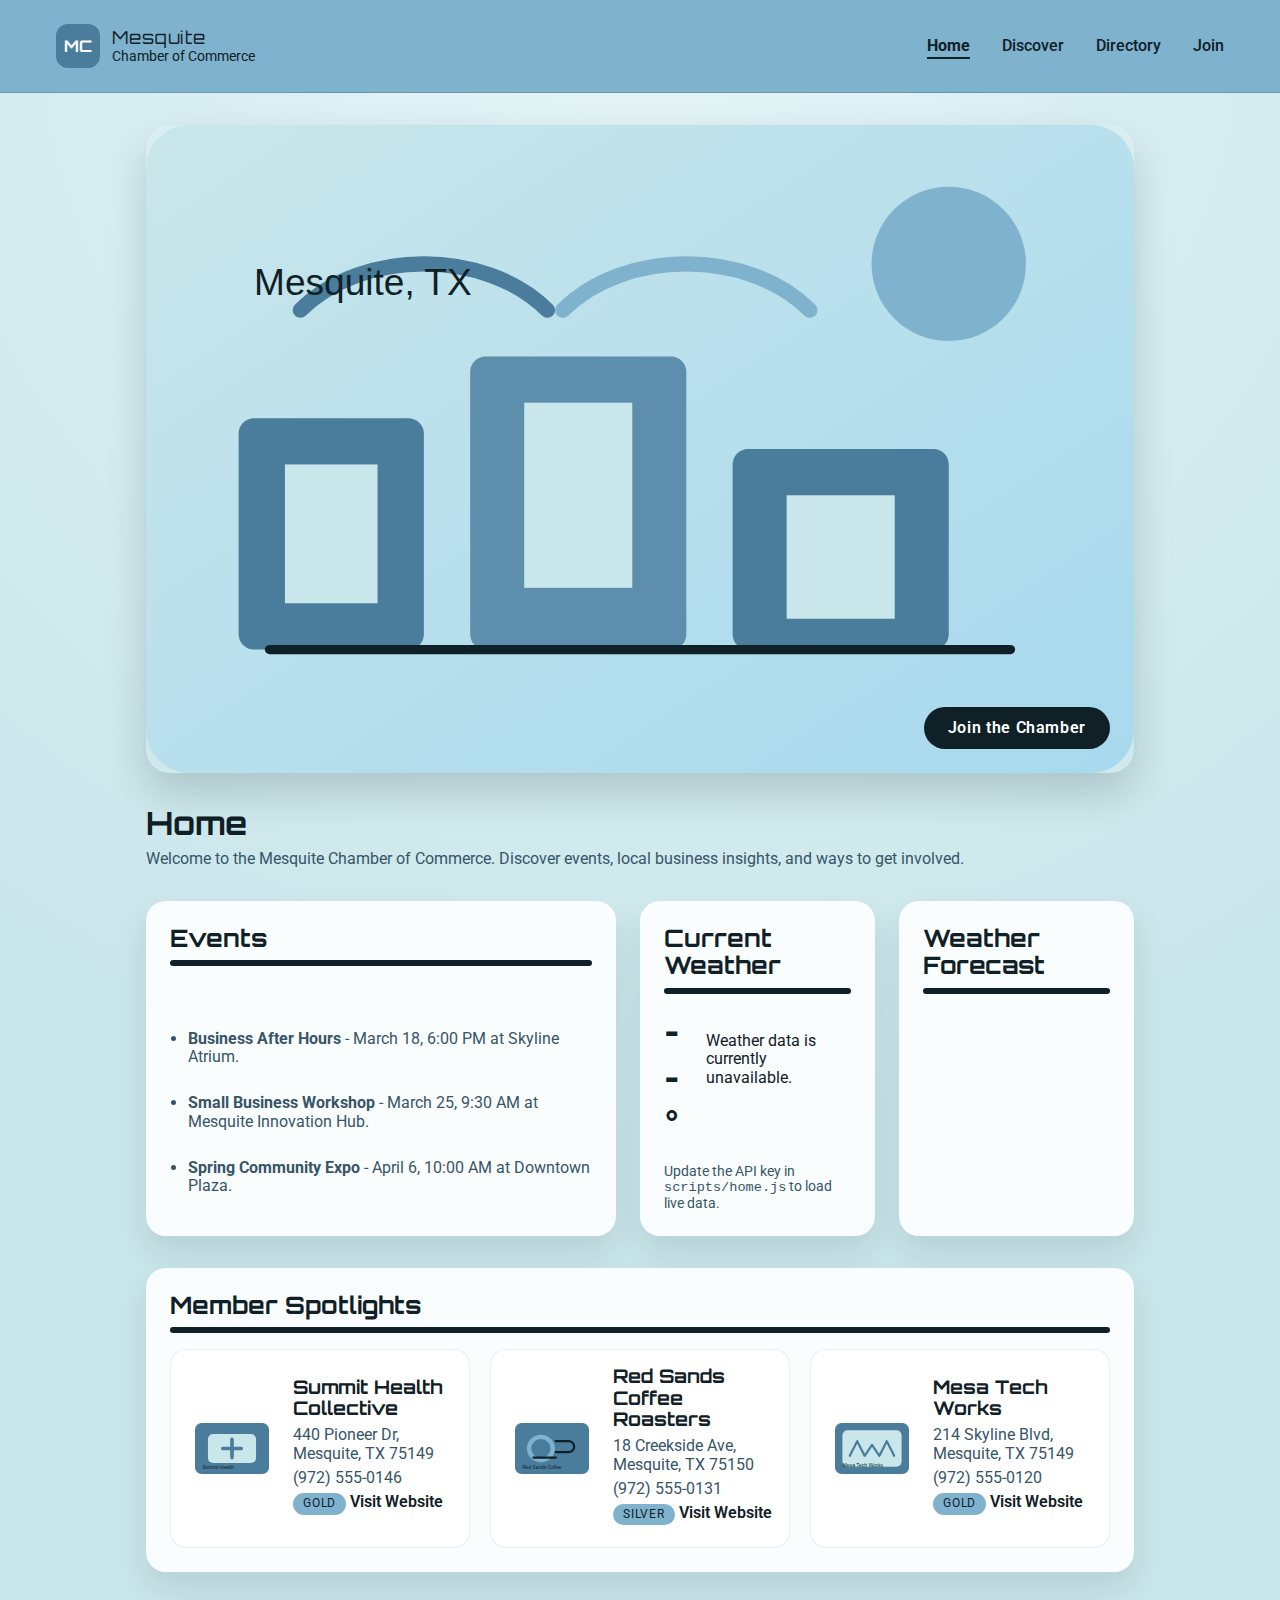
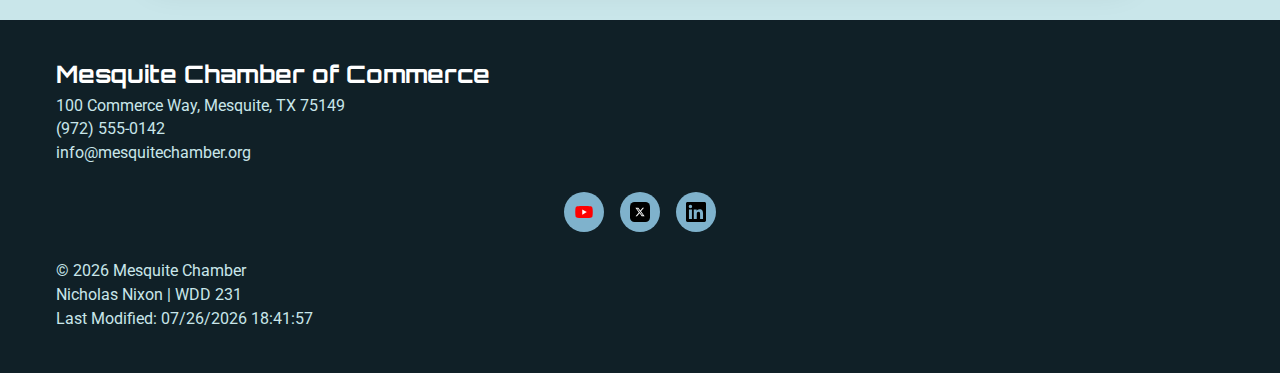
<file: chamber/index.html>
<!doctype html>
<html lang="en">
  <head>
    <meta charset="UTF-8">
    <meta name="viewport" content="width=device-width, initial-scale=1.0">
    <title>Mesquite Chamber of Commerce | Home</title>
    <meta
      name="description"
      content="Mesquite Chamber of Commerce home page with events, weather, and member spotlights."
    >
    <meta name="author" content="Nicholas Nixon">

    <link rel="icon" href="images/favicon.svg" type="image/svg+xml">

    <meta property="og:title" content="Mesquite Chamber of Commerce">
    <meta
      property="og:description"
      content="Connect with local businesses, events, and resources in Mesquite."
    >
    <meta property="og:image" content="images/og-directory.svg">
    <meta property="og:url" content="https://example.com/mesquite-chamber/index.html">

    <link rel="stylesheet" href="styles/normalize.css">
    <link rel="stylesheet" href="styles/small.css">
    <link rel="stylesheet" href="styles/larger.css">

    <link rel="preconnect" href="https://fonts.googleapis.com">
    <link rel="preconnect" href="https://fonts.gstatic.com" crossorigin>
    <link
      href="https://fonts.googleapis.com/css2?family=Orbitron:wght@600;700&family=Roboto:wght@300;400;500&display=swap"
      rel="stylesheet"
    >

    <script src="scripts/chamber.js" defer></script>
    <script src="scripts/home.js" defer></script>
  </head>
  <body>
    <header class="site-header">
      <div class="brand">
        <span class="logo-mark" aria-hidden="true">MC</span>
        <div class="brand-text">
          <p class="brand-title">Mesquite</p>
          <p class="brand-subtitle">Chamber of Commerce</p>
        </div>
      </div>
      <button
        class="menu-toggle"
        type="button"
        aria-expanded="false"
        aria-controls="primary-nav"
      >
        Menu
      </button>
      <nav class="site-nav" id="primary-nav">
        <a class="active" href="index.html" aria-current="page">Home</a>
        <a href="discover.html">Discover</a>
        <a href="directory.html">Directory</a>
        <a href="join.html">Join</a>
      </nav>
    </header>

    <main class="home">
      <section class="hero">
        <img
          src="images/hero-mesquite.svg"
          alt="Mesquite skyline with commerce icons"
          width="1200"
          height="500"
        >
        <a class="cta-button hero-cta" href="join.html">Join the Chamber</a>
      </section>

      <section class="home-intro">
        <h1>Home</h1>
        <p>
          Welcome to the Mesquite Chamber of Commerce. Discover events, local
          business insights, and ways to get involved.
        </p>
      </section>

      <section class="home-sections">
        <section class="panel events">
          <h2>Events</h2>
          <ul class="event-list">
            <li>
              <strong>Business After Hours</strong> - March 18, 6:00 PM at
              Skyline Atrium.
            </li>
            <li>
              <strong>Small Business Workshop</strong> - March 25, 9:30 AM at
              Mesquite Innovation Hub.
            </li>
            <li>
              <strong>Spring Community Expo</strong> - April 6, 10:00 AM at
              Downtown Plaza.
            </li>
          </ul>
        </section>

        <section class="panel weather-current-panel">
          <h2>Current Weather</h2>
          <div class="weather-current">
            <p class="temp"><span id="weather-temp">--</span>°</p>
            <p id="weather-desc">Loading forecast...</p>
          </div>
          <p class="weather-note" id="weather-note">
            Update the API key in <code>scripts/home.js</code> to load live data.
          </p>
        </section>

        <section class="panel weather-forecast">
          <h2>Weather Forecast</h2>
          <div class="forecast-grid" id="forecast"></div>
        </section>
      </section>

      <section class="panel spotlights">
        <h2>Member Spotlights</h2>
        <div class="spotlight-grid" id="spotlights"></div>
      </section>
    </main>

    <footer class="site-footer">
      <div class="footer-contact">
        <h2>Mesquite Chamber of Commerce</h2>
        <p>100 Commerce Way, Mesquite, TX 75149</p>
        <p>(972) 555-0142</p>
        <p>info@mesquitechamber.org</p>
      </div>
      <div class="footer-social">
        <a href="#" aria-label="Visit our YouTube channel">
          <img src="images/icon-youtube.svg" alt="" aria-hidden="true">
        </a>
        <a href="#" aria-label="Visit our Twitter profile">
          <img src="images/icon-twitter.svg" alt="" aria-hidden="true">
        </a>
        <a href="#" aria-label="Visit our LinkedIn profile">
          <img src="images/icon-linkedin.svg" alt="" aria-hidden="true">
        </a>
      </div>
      <div class="footer-meta">
        <p>&copy; <span id="copyright-year"></span> Mesquite Chamber</p>
        <p>Nicholas Nixon | WDD 231</p>
        <p>Last Modified: <span id="last-modified"></span></p>
      </div>
    </footer>
  </body>
</html>
</file>
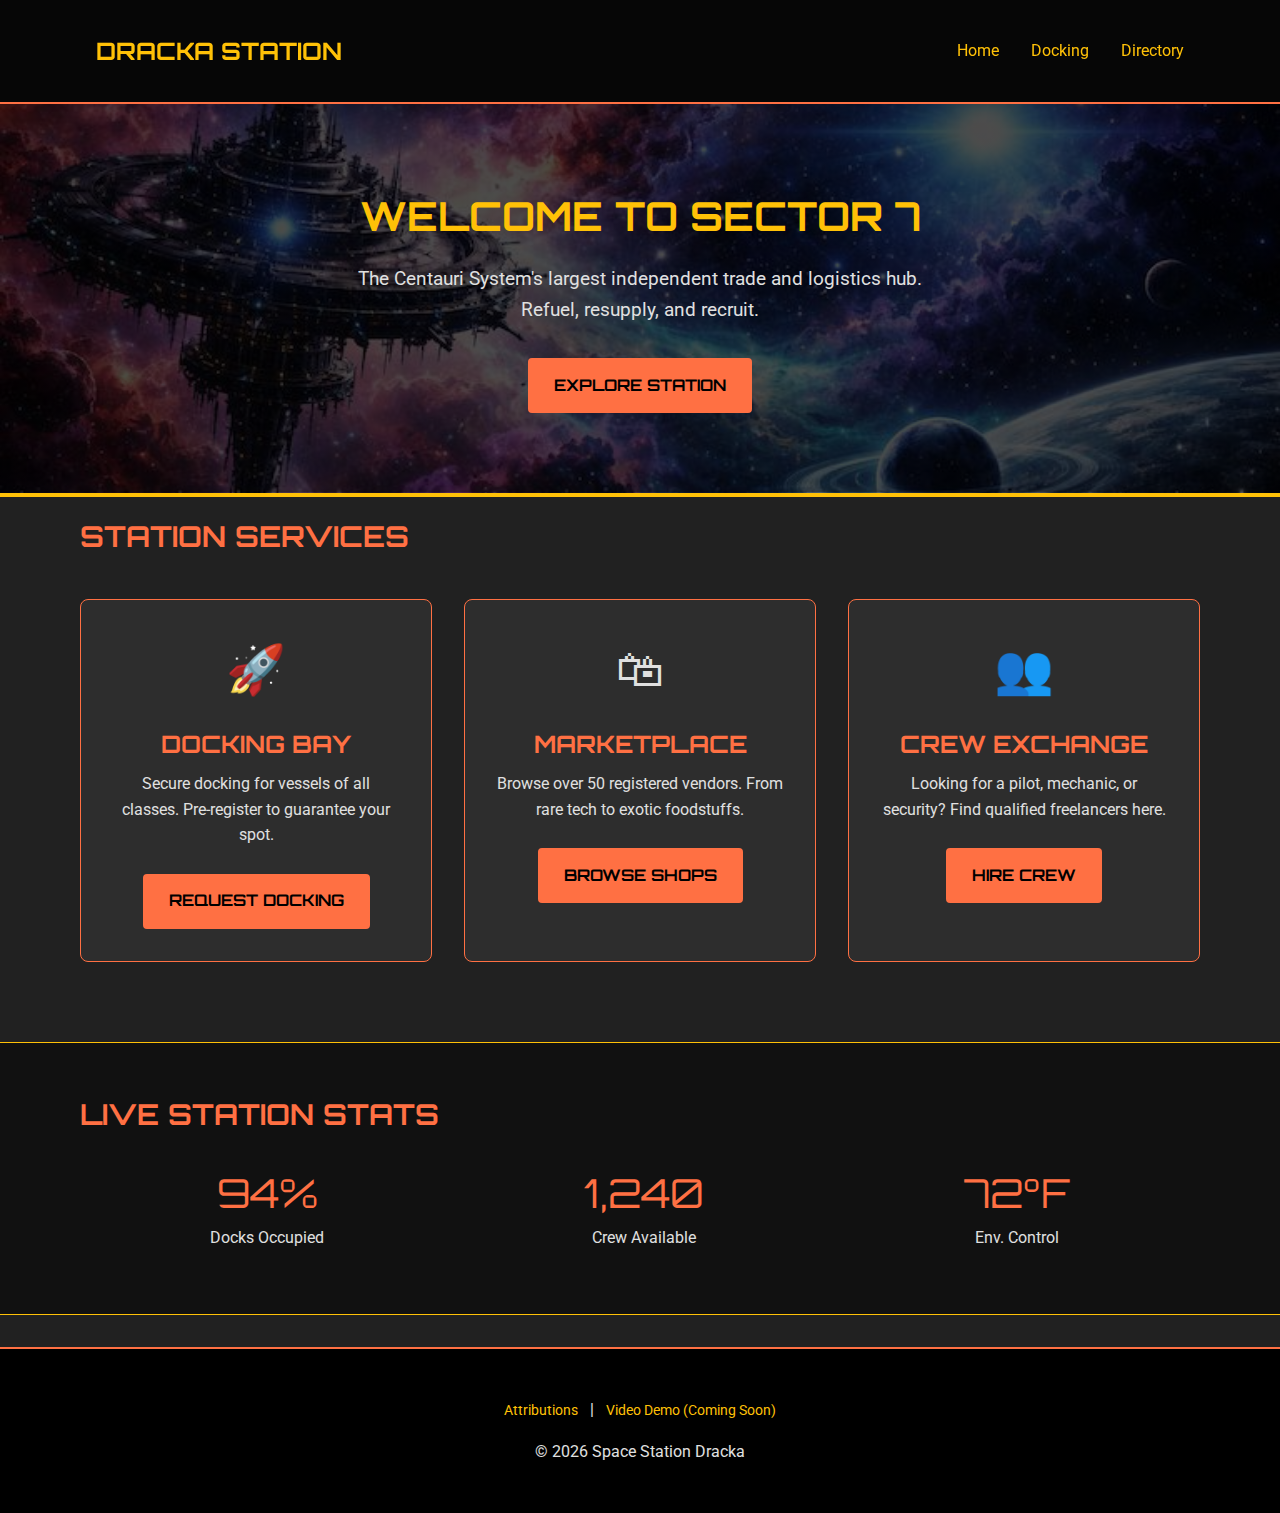
<file: final/index.html>
<!DOCTYPE html>
<html lang="en-US">

<head>
    <meta charset="utf-8">
    <meta name="viewport" content="width=device-width, initial-scale=1.0">
    <title>Space Station Dracka | Home</title>
    <meta name="description"
        content="Welcome to Space Station Dracka, the premier trade and travel hub in the Centauri System. Explore shops, hire crew, and dock your ship.">
    <meta name="author" content="Nicholas">

    <!-- Open Graph -->
    <meta property="og:title" content="Space Station Dracka | Sector 7 Hub">
    <meta property="og:description"
        content="The Centauri System's largest independent trade and logistics hub. Refuel, resupply, and recruit.">
    <meta property="og:image" content="https://github.com/user/repo/images/social-share.png">
    <meta property="og:url" content="https://github.com/user/repo/index.html">
    <link rel="icon" href="images/favicon.ico">

    <!-- Fonts -->
    <link rel="preconnect" href="https://fonts.googleapis.com">
    <link rel="preconnect" href="https://fonts.gstatic.com" crossorigin>
    <link
        href="https://fonts.googleapis.com/css2?family=Orbitron:wght@400;700&family=Roboto:wght@300;400;700&display=swap"
        rel="stylesheet">

    <link rel="stylesheet" href="styles/main.css">
</head>

<body>
    <header>
        <div class="container">
            <nav>
                <div class="logo">DRACKA STATION</div>
                <div class="hamburger" id="hamburger">&#9776;</div>
                <ul class="nav-links" id="nav-links">
                    <li><a href="index.html" class="active">Home</a></li>
                    <li><a href="docking.html">Docking</a></li>
                    <li><a href="directory.html">Directory</a></li>
                </ul>
            </nav>
        </div>
    </header>

    <main>
        <!-- Hero Section -->
        <section class="hero">
            <div class="container">
                <h1>Welcome to Sector 7</h1>
                <p>The Centauri System's largest independent trade and logistics hub. Refuel, resupply, and recruit.</p>
                <a href="directory.html" class="btn">Explore Station</a>
            </div>
        </section>

        <!-- Services Overview -->
        <section class="container">
            <h2>Station Services</h2>
            <div class="grid-cards">
                <div class="card">
                    <span class="card-icon">&#128640;</span> <!-- Rocket Icon -->
                    <h3>Docking Bay</h3>
                    <p>Secure docking for vessels of all classes. Pre-register to guarantee your spot.</p>
                    <br>
                    <a href="docking.html" class="btn">Request Docking</a>
                </div>
                <div class="card">
                    <span class="card-icon">&#128717;</span> <!-- Shopping Bags -->
                    <h3>Marketplace</h3>
                    <p>Browse over 50 registered vendors. From rare tech to exotic foodstuffs.</p>
                    <br>
                    <a href="directory.html" class="btn">Browse Shops</a>
                </div>
                <div class="card">
                    <span class="card-icon">&#128101;</span> <!-- People -->
                    <h3>Crew Exchange</h3>
                    <p>Looking for a pilot, mechanic, or security? Find qualified freelancers here.</p>
                    <br>
                    <a href="directory.html" class="btn">Hire Crew</a>
                </div>
            </div>
        </section>

        <!-- Station Stats (Quick Highlights) -->
        <section class="stats">
            <div class="container">
                <h2>Live Station Stats</h2>
                <div class="stats-container">
                    <div class="stat-item">
                        <span class="stat-number">94%</span>
                        <span>Docks Occupied</span>
                    </div>
                    <div class="stat-item">
                        <span class="stat-number">1,240</span>
                        <span>Crew Available</span>
                    </div>
                    <div class="stat-item">
                        <span class="stat-number">72°F</span>
                        <span>Env. Control</span>
                    </div>
                </div>
            </div>
        </section>
    </main>

    <footer>
        <div class="container">
            <div class="footer-links">
                <a href="attributions.html">Attributions</a>
                <span>|</span>
                <a href="#">Video Demo (Coming Soon)</a>
            </div>
            <p>&copy; 2026 Space Station Dracka</p>
        </div>
    </footer>

    <script src="scripts/main.js" type="module"></script>
</body>

</html>
</file>
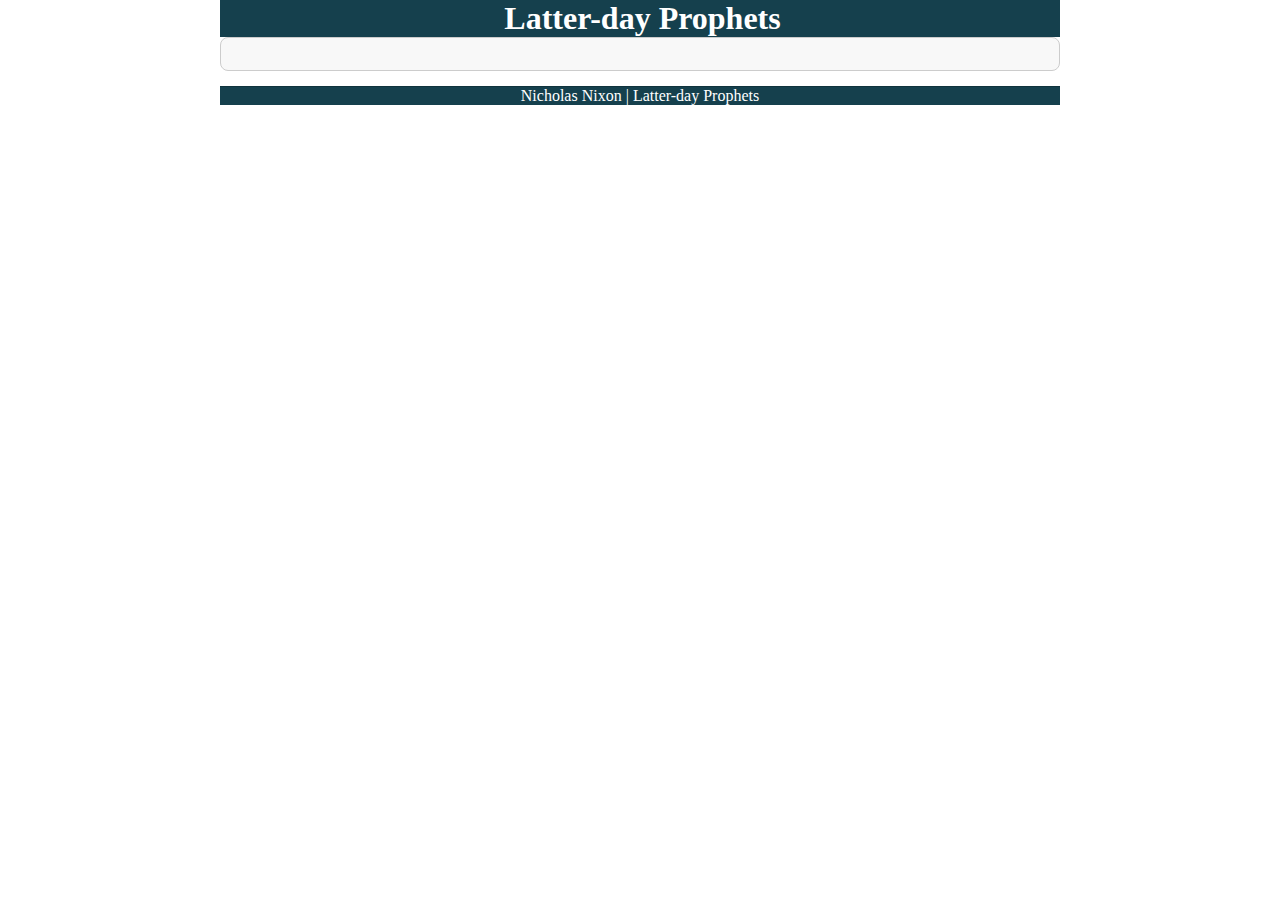
<file: prophets.html>
<!DOCTYPE html>
<html lang="en">
<head>
    <meta charset="UTF-8">
    <meta name="viewport" content="width=device-width, initial-scale=1.0">
    <title>Latter-day Prophets</title>
    <link rel="stylesheet" href="styles/prophets.css">
    <script defer src="scripts/prophets.js"></script>
</head>
<body>
    <header>
        <h1>Latter-day Prophets</h1>
    </header>
    <main>
        <div id="cards"></div>
    </main>
    <footer>
        Nicholas Nixon | Latter-day Prophets
    </footer>
</body>
</html>
</file>
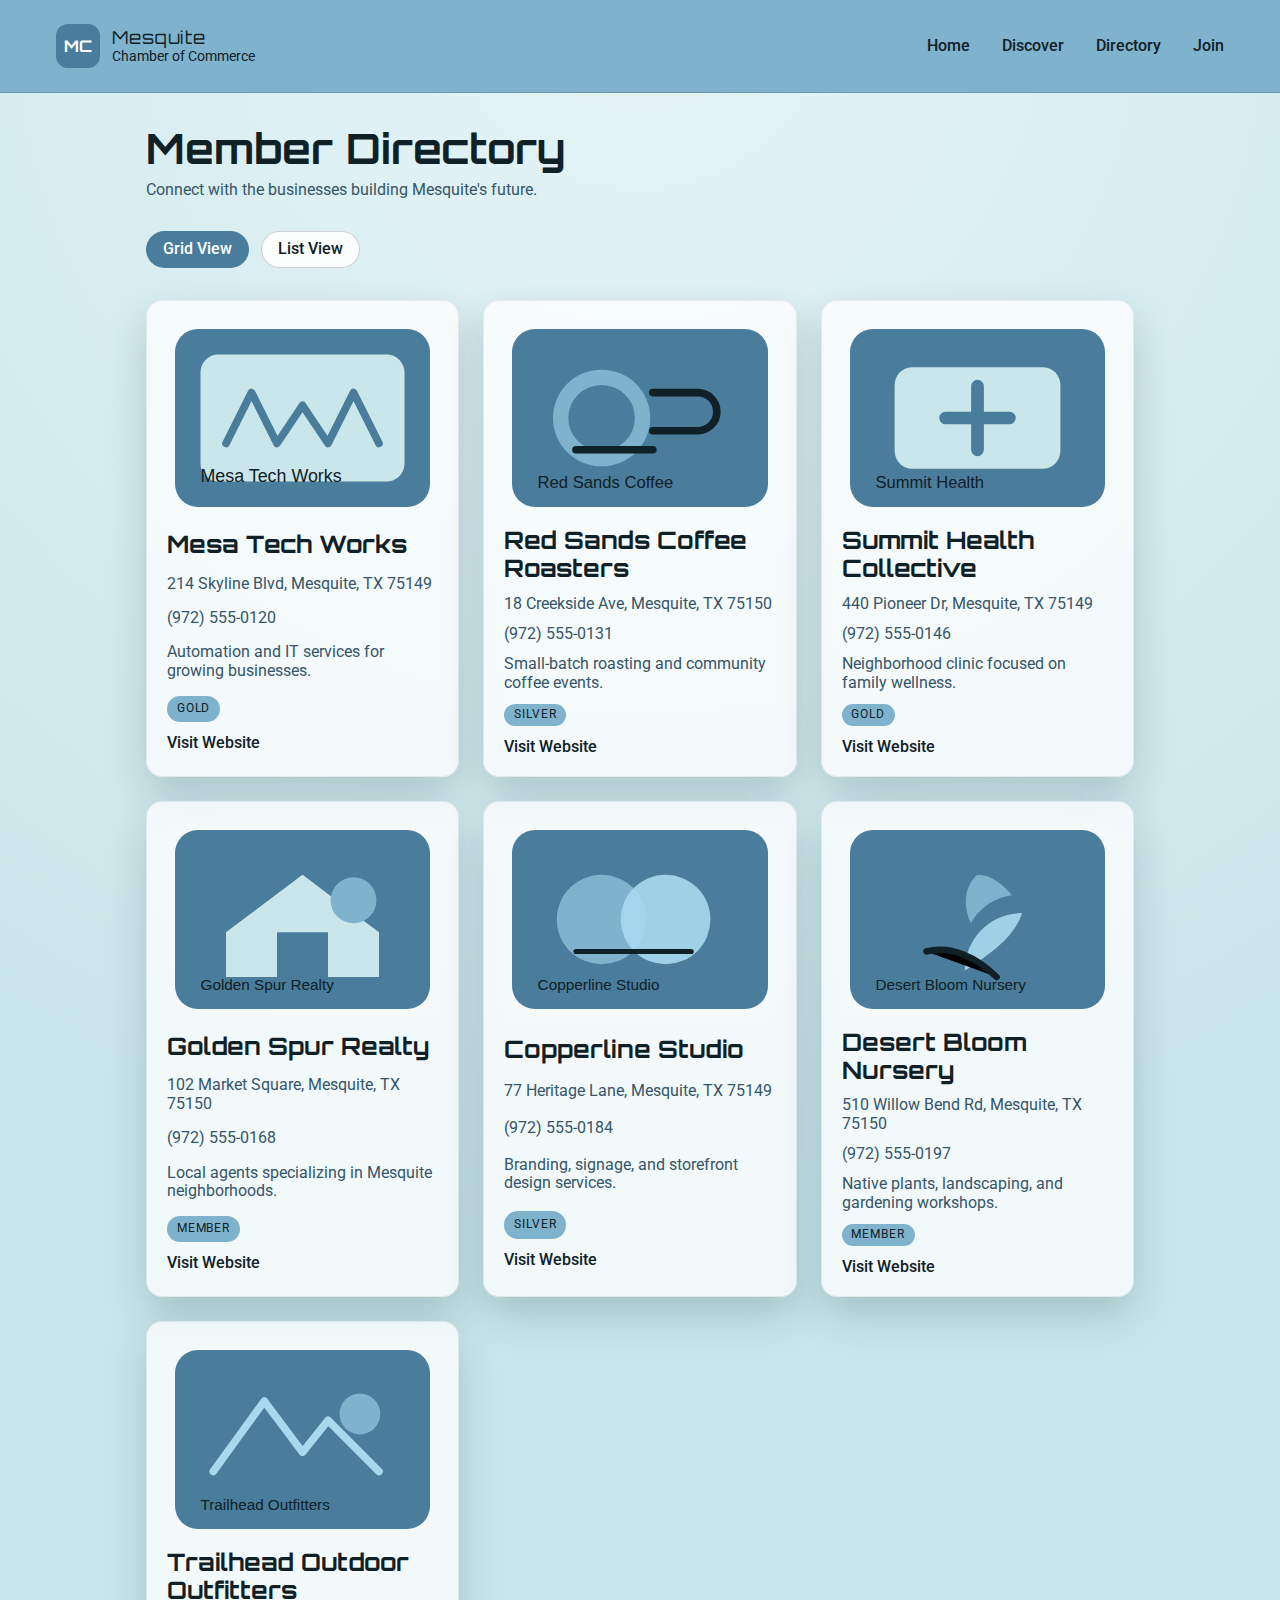
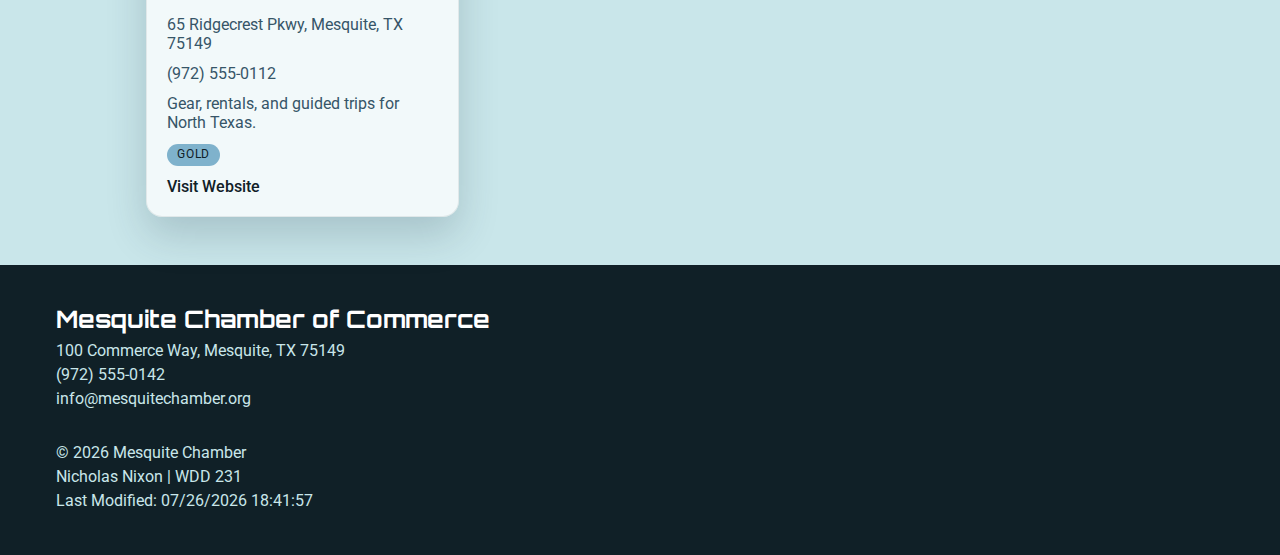
<file: chamber/directory.html>
<!doctype html>
<html lang="en">
  <head>
    <meta charset="UTF-8">
    <meta name="viewport" content="width=device-width, initial-scale=1.0">
    <title>Mesquite Chamber of Commerce | Directory</title>
    <meta
      name="description"
      content="This site is used for WDD 231: Web Frontend Development I for Nicholas Nixon Mesquite Chamber of Commerce project - Directory page"
    />
    <meta name="author" content="Nicholas Nixon" />

    <link rel="icon" href="images/favicon.svg" type="image/svg+xml" />

    <meta
      property="og:title"
      content="Mesquite Chamber of Commerce Directory"
    />
    <meta
      property="og:description"
      content="Browse local Mesquite businesses and organizations in the chamber directory."
    />
    <meta property="og:image" content="https://schooltechbytes.github.io/wdd231/chamber/images/Texas_Cowboy.jpg" />
    <meta
      property="og:url"
      content="https://example.com/mesquite-chamber/directory.html"
    />

    <link rel="stylesheet" href="styles/normalize.css" />
    <link rel="stylesheet" href="styles/small.css" />
    <link rel="stylesheet" href="styles/larger.css" />

    <link rel="preconnect" href="https://fonts.googleapis.com" />
    <link rel="preconnect" href="https://fonts.gstatic.com" crossorigin />
    <link
      href="https://fonts.googleapis.com/css2?family=Orbitron:wght@600;700&family=Roboto:wght@300;400;500&display=swap"
      rel="stylesheet"
    />

    <script src="scripts/chamber.js" defer></script>
  </head>
  <body>
    <header class="site-header">
      <div class="brand">
        <span class="logo-mark" aria-hidden="true">MC</span>
        <div class="brand-text">
          <p class="brand-title">Mesquite</p>
          <p class="brand-subtitle">Chamber of Commerce</p>
        </div>
      </div>
      <button
        class="menu-toggle"
        type="button"
        aria-expanded="false"
        aria-controls="primary-nav"
      >
        Menu
      </button>
      <nav class="site-nav" id="primary-nav">
        <a href="#">Home</a>
        <a href="#">Discover</a>
        <a class="active" href="directory.html">Directory</a>
        <a href="#">Join</a>
      </nav>
    </header>

    <main class="directory">
      <section class="directory-hero">
        <h1>Member Directory</h1>
        <p>Connect with the businesses building Mesquite's future.</p>
      </section>

      <section class="view-controls" aria-label="Directory display options">
        <button class="view-button is-active" type="button" id="grid">
          Grid View
        </button>
        <button class="view-button" type="button" id="list">
          List View
        </button>
      </section>

      <article class="members grid" id="members" aria-live="polite"></article>
    </main>

    <footer class="site-footer">
      <div class="footer-contact">
        <h2>Mesquite Chamber of Commerce</h2>
        <p>100 Commerce Way, Mesquite, TX 75149</p>
        <p>(972) 555-0142</p>
        <p>info@mesquitechamber.org</p>
      </div>
      <div class="footer-meta">
        <p>&copy; <span id="copyright-year"></span> Mesquite Chamber</p>
        <p>Nicholas Nixon | WDD 231</p>
        <p>Last Modified: <span id="last-modified"></span></p>
      </div>
    </footer>
  </body>
</html>
</file>
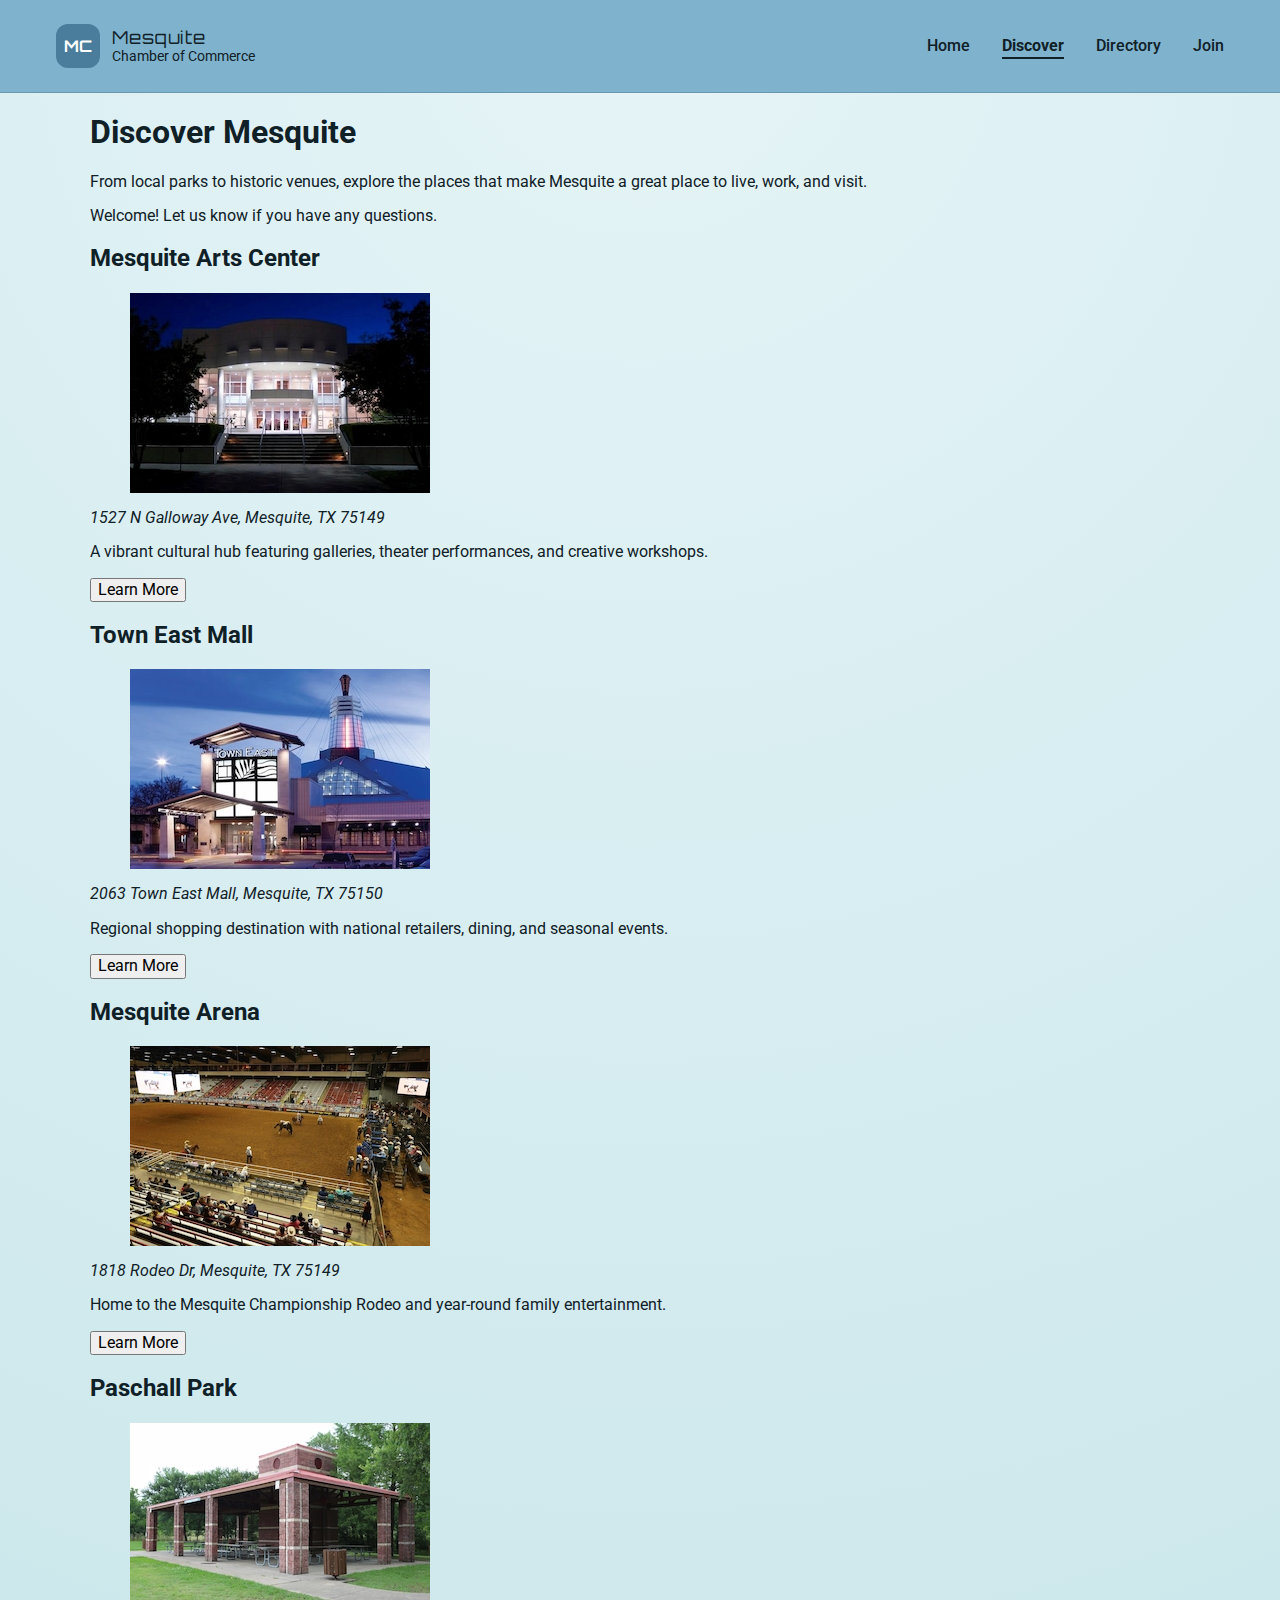
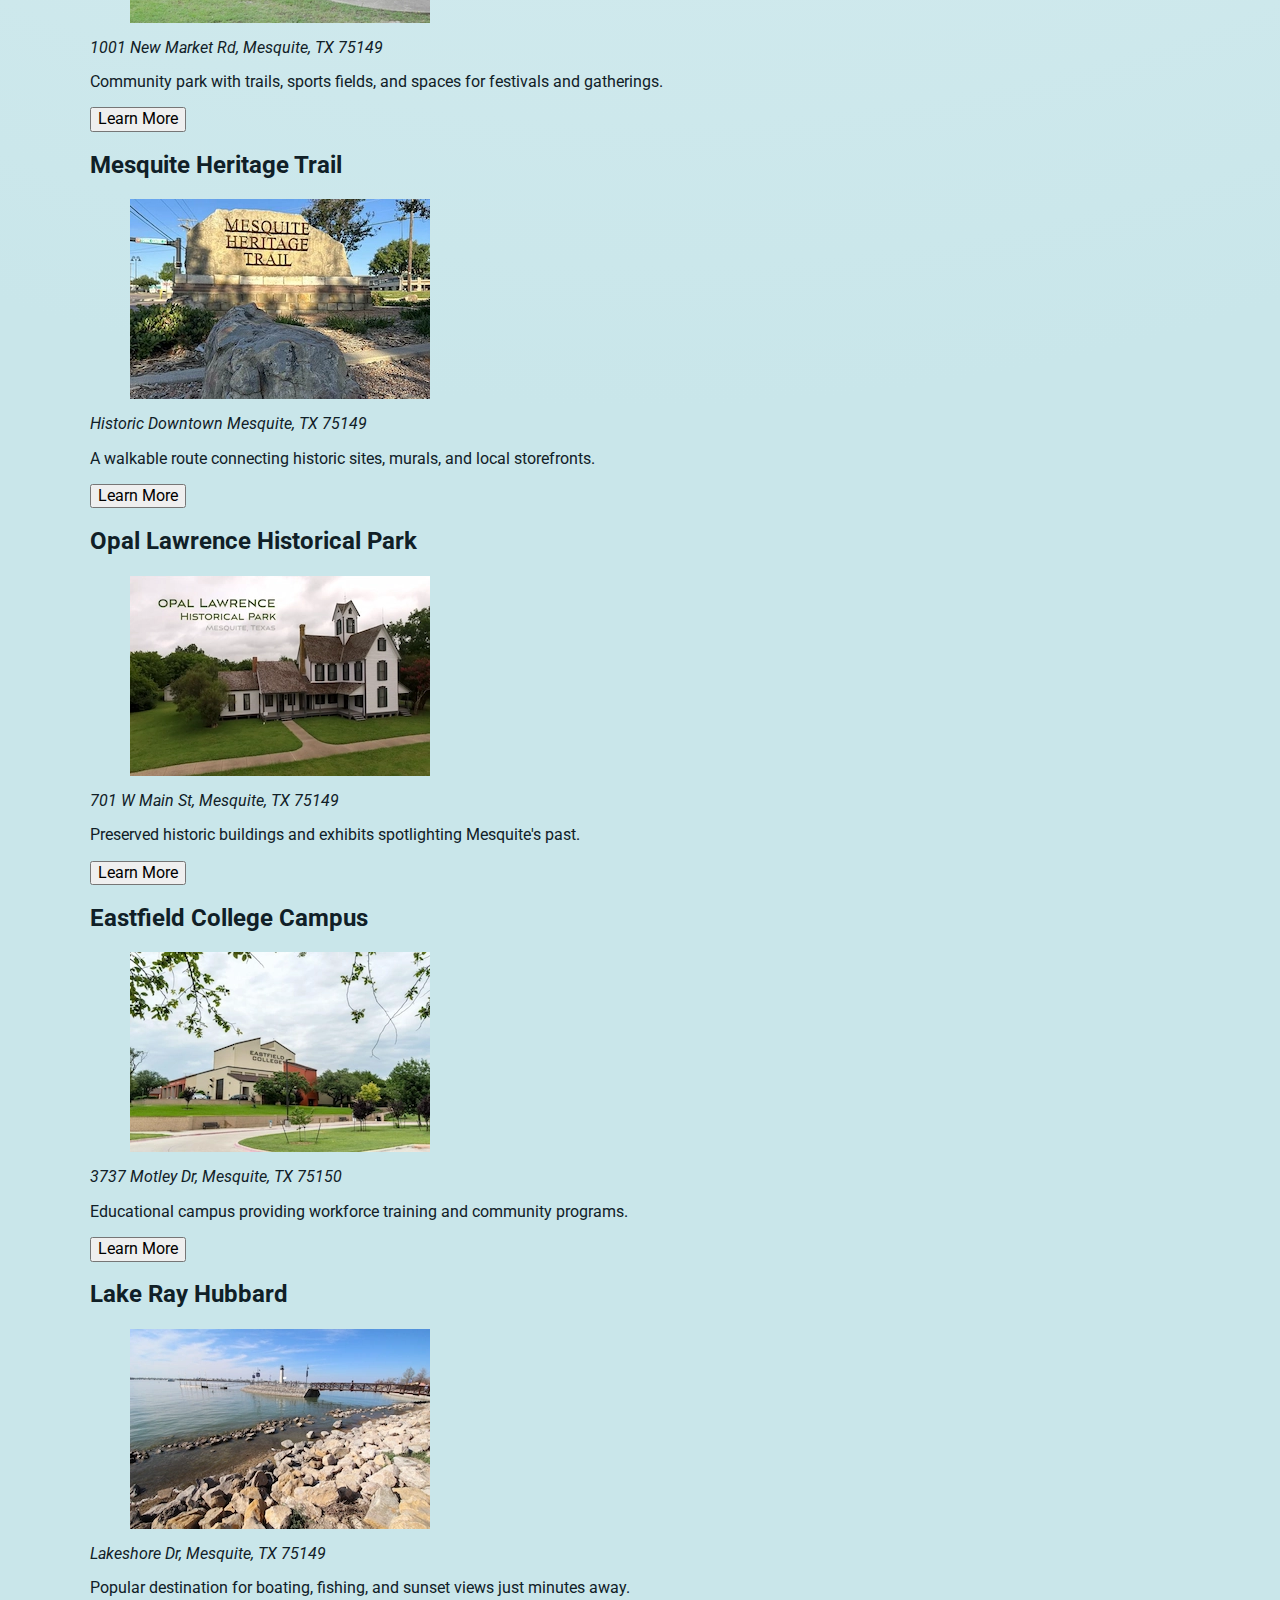
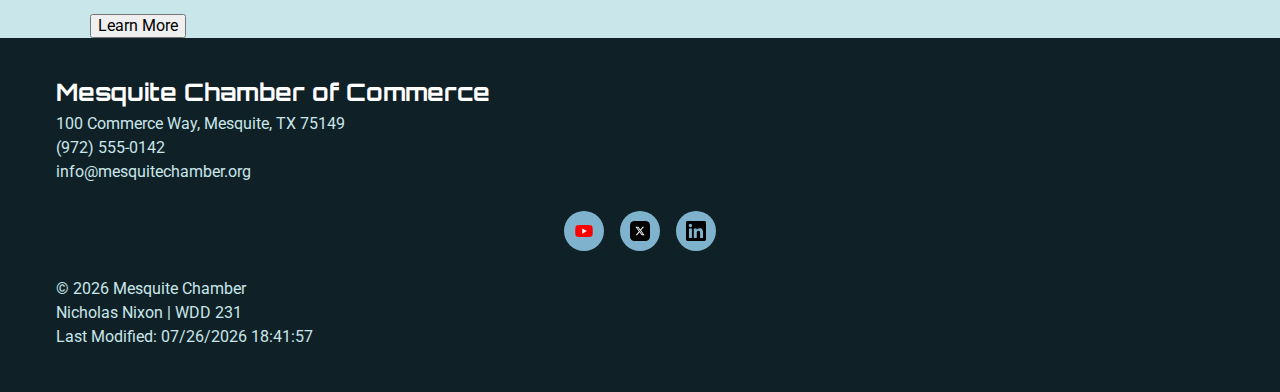
<file: chamber/discover.html>
<!doctype html>
<html lang="en">

  <head>
    <meta charset="UTF-8">
    <meta name="viewport" content="width=device-width, initial-scale=1.0">
    <title>Mesquite Chamber of Commerce | Discover</title>
    <meta name="description"
      content="Discover Mesquite highlights, attractions, and community features.">
    <meta name="author" content="Nicholas Nixon">

    <link rel="icon" href="images/favicon.svg" type="image/svg+xml">

    <meta property="og:title" content="Discover Mesquite">
    <meta property="og:description"
      content="Explore the places and experiences that define Mesquite.">
    <meta property="og:image" 
      content="https://schooltechbytes.github.io/wdd231/chamber/images/Texas_Cowboy.jpg">
    <meta property="og:url"
      content="https://example.com/mesquite-chamber/discover.html">

    <link rel="stylesheet" href="styles/normalize.css">
    <link rel="stylesheet" href="styles/small.css">
    <link rel="stylesheet" href="styles/larger.css">

    <link rel="preconnect" href="https://fonts.googleapis.com">
    <link rel="preconnect" href="https://fonts.gstatic.com" crossorigin>
    <link
      href="https://fonts.googleapis.com/css2?family=Orbitron:wght@600;700&family=Roboto:wght@300;400;500&display=swap"
      rel="stylesheet">

    <script src="scripts/chamber.js" defer></script>
    <script type="module" src="scripts/discover.js"></script>
  </head>

  <body>
    <header class="site-header">
      <div class="brand">
        <span class="logo-mark" aria-hidden="true">MC</span>
        <div class="brand-text">
          <p class="brand-title">Mesquite</p>
          <p class="brand-subtitle">Chamber of Commerce</p>
        </div>
      </div>
      <button class="menu-toggle" type="button" aria-expanded="false"
        aria-controls="primary-nav">
        Menu
      </button>
      <nav class="site-nav" id="primary-nav">
        <a href="index.html">Home</a>
        <a class="active" href="discover.html" aria-current="page">Discover</a>
        <a href="directory.html">Directory</a>
        <a href="join.html">Join</a>
      </nav>
    </header>

    <main class="discover">
      <section class="discover-intro">
        <h1>Discover Mesquite</h1>
        <p>
          From local parks to historic venues, explore the places that make
          Mesquite a great place to live, work, and visit.
        </p>
      </section>

      <section class="visit-message" id="visit-message"
        aria-live="polite"></section>

      <section class="discover-grid" id="discover-grid"></section>
    </main>

    <footer class="site-footer">
      <div class="footer-contact">
        <h2>Mesquite Chamber of Commerce</h2>
        <p>100 Commerce Way, Mesquite, TX 75149</p>
        <p>(972) 555-0142</p>
        <p>info@mesquitechamber.org</p>
      </div>
      <div class="footer-social">
        <a href="#" aria-label="Visit our YouTube channel">
          <img src="images/icon-youtube.svg" alt aria-hidden="true">
        </a>
        <a href="#" aria-label="Visit our Twitter profile">
          <img src="images/icon-twitter.svg" alt aria-hidden="true">
        </a>
        <a href="#" aria-label="Visit our LinkedIn profile">
          <img src="images/icon-linkedin.svg" alt aria-hidden="true">
        </a>
      </div>
      <div class="footer-meta">
        <p>&copy; <span id="copyright-year"></span> Mesquite Chamber</p>
        <p>Nicholas Nixon | WDD 231</p>
        <p>Last Modified: <span id="last-modified"></span></p>
      </div>
    </footer>
  </body>

</html>
</file>
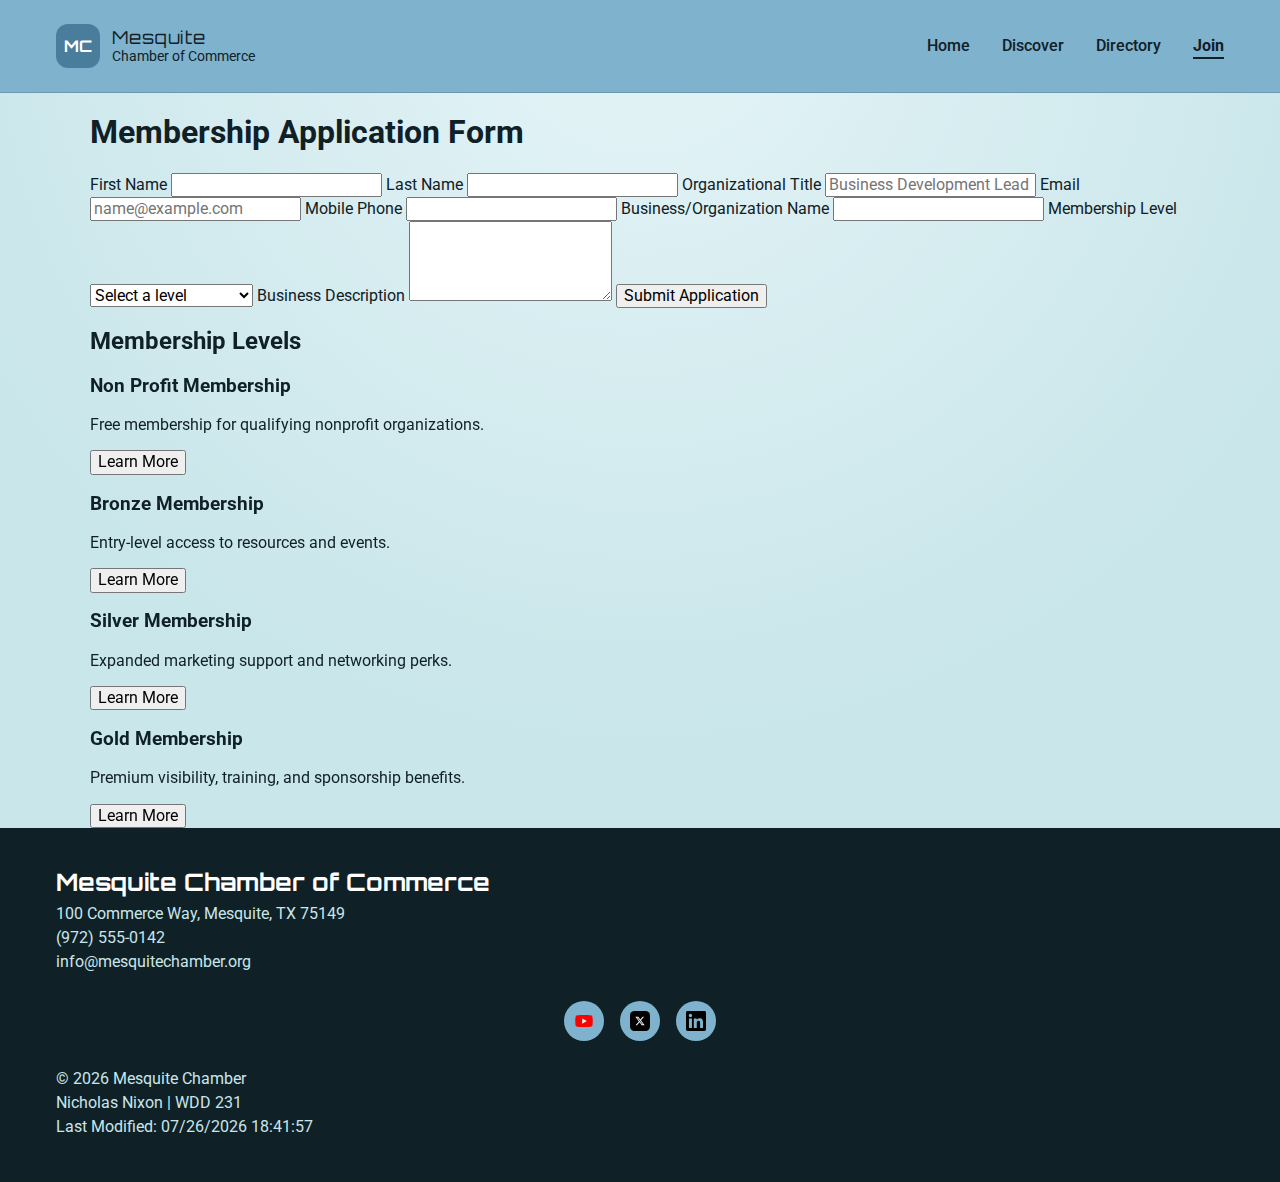
<file: chamber/join.html>
<!doctype html>
<html lang="en">

  <head>
    <meta charset="UTF-8">
    <meta name="viewport" content="width=device-width, initial-scale=1.0">
    <title>Mesquite Chamber of Commerce | Join</title>
    <meta name="description"
      content="Apply for membership with the Mesquite Chamber of Commerce.">
    <meta name="author" content="Nicholas Nixon">

    <link rel="icon" href="images/favicon.svg" type="image/svg+xml">

    <meta property="og:title" content="Join the Mesquite Chamber">
    <meta property="og:description"
      content="Apply for membership and explore chamber benefits.">
    <meta property="og:image"
      content="https://schooltechbytes.github.io/wdd231/chamber/images/Texas_Cowboy.jpg">
    <meta property="og:url"
      content="https://example.com/mesquite-chamber/join.html">

    <link rel="stylesheet" href="styles/normalize.css">
    <link rel="stylesheet" href="styles/small.css">
    <link rel="stylesheet" href="styles/larger.css">

    <link rel="preconnect" href="https://fonts.googleapis.com">
    <link rel="preconnect" href="https://fonts.gstatic.com" crossorigin>
    <link
      href="https://fonts.googleapis.com/css2?family=Orbitron:wght@600;700&family=Roboto:wght@300;400;500&display=swap"
      rel="stylesheet">

    <script src="scripts/chamber.js" defer></script>
    <script src="scripts/join.js" defer></script>
  </head>

  <body>
    <header class="site-header">
      <div class="brand">
        <span class="logo-mark" aria-hidden="true">MC</span>
        <div class="brand-text">
          <p class="brand-title">Mesquite</p>
          <p class="brand-subtitle">Chamber of Commerce</p>
        </div>
      </div>
      <button class="menu-toggle" type="button" aria-expanded="false"
        aria-controls="primary-nav">
        Menu
      </button>
      <nav class="site-nav" id="primary-nav">
        <a href="index.html">Home</a>
        <a href="discover.html">Discover</a>
        <a href="directory.html">Directory</a>
        <a class="active" href="join.html" aria-current="page">Join</a>
      </nav>
    </header>

    <main class="join">
      <section class="join-form">
        <h1>Membership Application Form</h1>
        <form method="get" action="thankyou.html">
          <label>
            First Name
            <input type="text" name="firstName" title="Enter your first name"
              autocomplete="given-name" required>
          </label>
          <label>
            Last Name
            <input type="text" name="lastName" title="Enter your last name"
              autocomplete="family-name" required>
          </label>
          <label>
            Organizational Title
            <input type="text" name="orgTitle"
              title="Enter your organizational title"
              autocomplete="organization-title"
              pattern="[A-Za-z\\-\\s ]{7,}"
              placeholder="Business Development Lead">
          </label>
          <label>
            Email
            <input type="email" name="email" title="Enter your email address"
              autocomplete="email"
              placeholder="name@example.com" required>
          </label>
          <label>
            Mobile Phone
            <input type="tel" name="mobile"
              title="Enter your mobile phone number" autocomplete="tel"
              required>
          </label>
          <label>
            Business/Organization Name
            <input type="text" name="organization"
              title="Enter your organization name" autocomplete="organization"
              required>
          </label>
          <label>
            Membership Level
            <select name="membership" title="Select a membership level"
              required>
              <option value disabled selected>Select a level</option>
              <option value="np">NP Membership</option>
              <option value="bronze">Bronze Membership</option>
              <option value="silver">Silver Membership</option>
              <option value="gold">Gold Membership</option>
            </select>
          </label>
          <label>
            Business Description
            <textarea name="description" title="Describe your business"
              rows="4"></textarea>
          </label>
          <input type="hidden" name="timestamp" id="timestamp">
          <input type="submit" value="Submit Application">
        </form>
      </section>

      <section class="membership-levels">
        <h2>Membership Levels</h2>
        <div class="level-cards">
          <article class="level-card">
            <h3>Non Profit Membership</h3>
            <p>Free membership for qualifying nonprofit organizations.</p>
            <button class="level-button" type="button" data-modal="modal-np">
              Learn More
            </button>
          </article>
          <article class="level-card">
            <h3>Bronze Membership</h3>
            <p>Entry-level access to resources and events.</p>
            <button class="level-button" type="button"
              data-modal="modal-bronze">
              Learn More
            </button>
          </article>
          <article class="level-card">
            <h3>Silver Membership</h3>
            <p>Expanded marketing support and networking perks.</p>
            <button class="level-button" type="button"
              data-modal="modal-silver">
              Learn More
            </button>
          </article>
          <article class="level-card">
            <h3>Gold Membership</h3>
            <p>Premium visibility, training, and sponsorship benefits.</p>
            <button class="level-button" type="button" data-modal="modal-gold">
              Learn More
            </button>
          </article>
        </div>
      </section>

      <dialog id="modal-np" class="membership-modal">
        <h3>Non Profit Membership</h3>
        <ul>
          <li>Basic directory listing</li>
          <li>Invitations to community networking events</li>
          <li>Access to chamber newsletters</li>
        </ul>
        <button class="modal-close" type="button">Close</button>
      </dialog>

      <dialog id="modal-bronze" class="membership-modal">
        <h3>Bronze Membership</h3>
        <ul>
          <li>Directory listing with business description</li>
          <li>Member-only training sessions</li>
          <li>Discounted event tickets</li>
        </ul>
        <button class="modal-close" type="button">Close</button>
      </dialog>

      <dialog id="modal-silver" class="membership-modal">
        <h3>Silver Membership</h3>
        <ul>
          <li>Priority placement in the business directory</li>
          <li>Spotlight rotation on the home page</li>
          <li>Quarterly business mentorship sessions</li>
        </ul>
        <button class="modal-close" type="button">Close</button>
      </dialog>

      <dialog id="modal-gold" class="membership-modal">
        <h3>Gold Membership</h3>
        <ul>
          <li>Featured sponsorship opportunities</li>
          <li>Premium advertising package</li>
          <li>Access to leadership roundtables</li>
        </ul>
        <button class="modal-close" type="button">Close</button>
      </dialog>
    </main>

    <footer class="site-footer">
      <div class="footer-contact">
        <h2>Mesquite Chamber of Commerce</h2>
        <p>100 Commerce Way, Mesquite, TX 75149</p>
        <p>(972) 555-0142</p>
        <p>info@mesquitechamber.org</p>
      </div>
      <div class="footer-social">
        <a href="#" aria-label="Visit our YouTube channel">
          <img src="images/icon-youtube.svg" alt aria-hidden="true">
        </a>
        <a href="#" aria-label="Visit our Twitter profile">
          <img src="images/icon-twitter.svg" alt aria-hidden="true">
        </a>
        <a href="#" aria-label="Visit our LinkedIn profile">
          <img src="images/icon-linkedin.svg" alt aria-hidden="true">
        </a>
      </div>
      <div class="footer-meta">
        <p>&copy; <span id="copyright-year"></span> Mesquite Chamber</p>
        <p>Nicholas Nixon | WDD 231</p>
        <p>Last Modified: <span id="last-modified"></span></p>
      </div>
    </footer>
  </body>

</html>
</file>
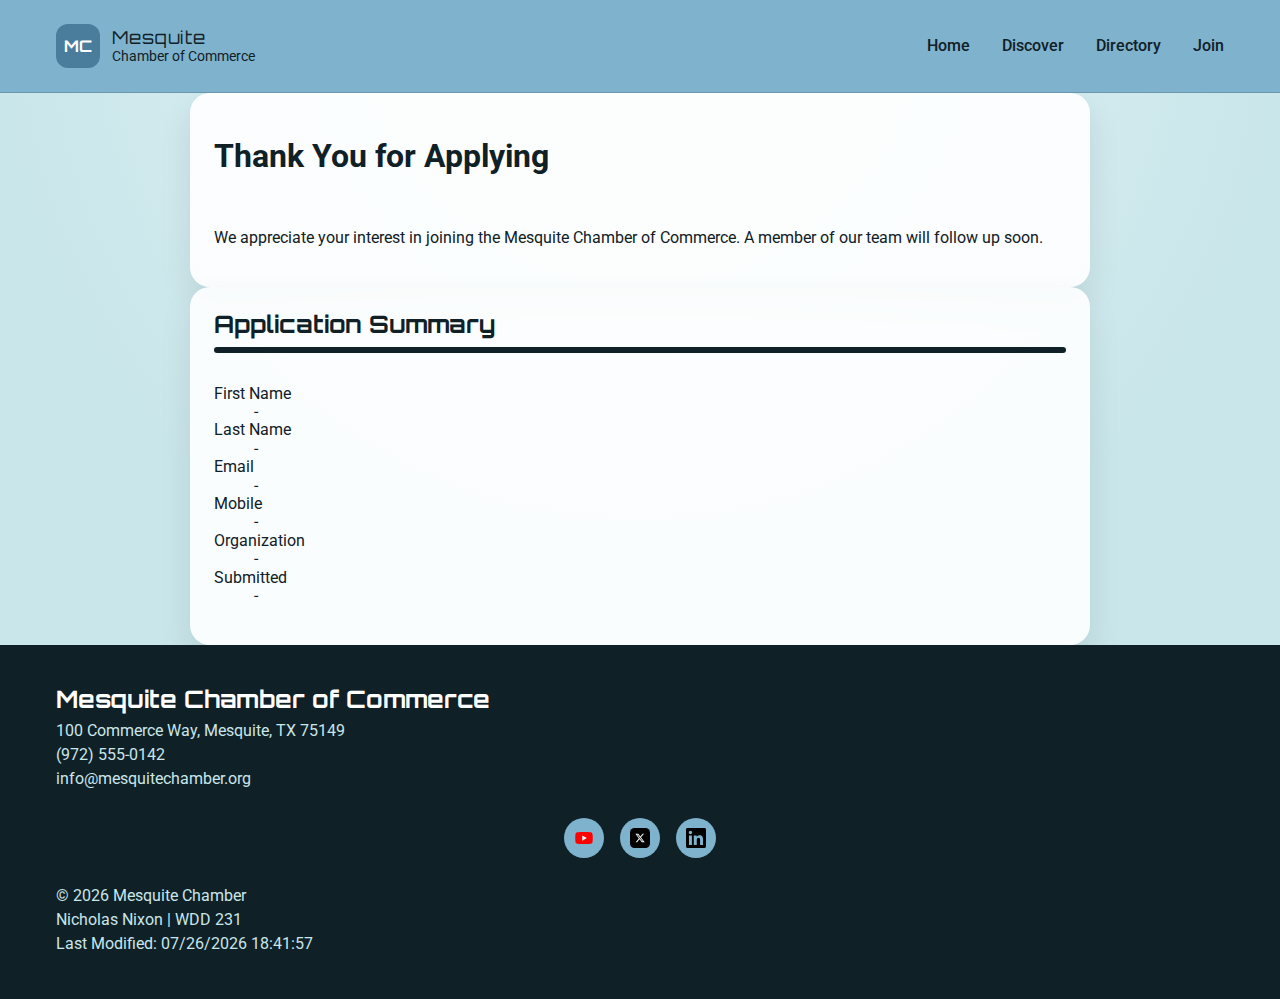
<file: chamber/thankyou.html>
<!doctype html>
<html lang="en">

  <head>
    <meta charset="UTF-8">
    <meta name="viewport" content="width=device-width, initial-scale=1.0">
    <title>Mesquite Chamber of Commerce | Thank You</title>
    <meta name="description"
      content="Thank you for applying to the Mesquite Chamber of Commerce.">
    <meta name="author" content="Nicholas Nixon">

    <link rel="icon" href="images/favicon.svg" type="image/svg+xml">

    <meta property="og:title" content="Thank You - Mesquite Chamber">
    <meta property="og:description"
      content="We received your membership application.">
    <meta property="og:image" 
      content="https://schooltechbytes.github.io/wdd231/chamber/images/Texas_Cowboy.jpg">
    <meta property="og:url"
      content="https://example.com/mesquite-chamber/thankyou.html">

    <link rel="stylesheet" href="styles/normalize.css">
    <link rel="stylesheet" href="styles/small.css">
    <link rel="stylesheet" href="styles/larger.css">

    <link rel="preconnect" href="https://fonts.googleapis.com">
    <link rel="preconnect" href="https://fonts.gstatic.com" crossorigin>
    <link
      href="https://fonts.googleapis.com/css2?family=Orbitron:wght@600;700&family=Roboto:wght@300;400;500&display=swap"
      rel="stylesheet">

    <script src="scripts/chamber.js" defer></script>
    <script src="scripts/thankyou.js" defer></script>
  </head>

  <body>
    <header class="site-header">
      <div class="brand">
        <span class="logo-mark" aria-hidden="true">MC</span>
        <div class="brand-text">
          <p class="brand-title">Mesquite</p>
          <p class="brand-subtitle">Chamber of Commerce</p>
        </div>
      </div>
      <button class="menu-toggle" type="button" aria-expanded="false"
        aria-controls="primary-nav">
        Menu
      </button>
      <nav class="site-nav" id="primary-nav">
        <a href="index.html">Home</a>
        <a href="discover.html">Discover</a>
        <a href="directory.html">Directory</a>
        <a href="join.html">Join</a>
      </nav>
    </header>

    <main class="thankyou">
      <section class="panel">
        <h1>Thank You for Applying</h1>
        <p>
          We appreciate your interest in joining the Mesquite Chamber of
          Commerce. A member of our team will follow up soon.
        </p>
      </section>

      <section class="panel thankyou-details">
        <h2>Application Summary</h2>
        <dl>
          <div>
            <dt>First Name</dt>
            <dd id="summary-first">-</dd>
          </div>
          <div>
            <dt>Last Name</dt>
            <dd id="summary-last">-</dd>
          </div>
          <div>
            <dt>Email</dt>
            <dd id="summary-email">-</dd>
          </div>
          <div>
            <dt>Mobile</dt>
            <dd id="summary-mobile">-</dd>
          </div>
          <div>
            <dt>Organization</dt>
            <dd id="summary-org">-</dd>
          </div>
          <div>
            <dt>Submitted</dt>
            <dd id="summary-time">-</dd>
          </div>
        </dl>
      </section>
    </main>

    <footer class="site-footer">
      <div class="footer-contact">
        <h2>Mesquite Chamber of Commerce</h2>
        <p>100 Commerce Way, Mesquite, TX 75149</p>
        <p>(972) 555-0142</p>
        <p>info@mesquitechamber.org</p>
      </div>
      <div class="footer-social">
        <a href="#" aria-label="Visit our YouTube channel">
          <img src="images/icon-youtube.svg" alt aria-hidden="true">
        </a>
        <a href="#" aria-label="Visit our Twitter profile">
          <img src="images/icon-twitter.svg" alt aria-hidden="true">
        </a>
        <a href="#" aria-label="Visit our LinkedIn profile">
          <img src="images/icon-linkedin.svg" alt aria-hidden="true">
        </a>
      </div>
      <div class="footer-meta">
        <p>&copy; <span id="copyright-year"></span> Mesquite Chamber</p>
        <p>Nicholas Nixon | WDD 231</p>
        <p>Last Modified: <span id="last-modified"></span></p>
      </div>
    </footer>
  </body>

</html>
</file>
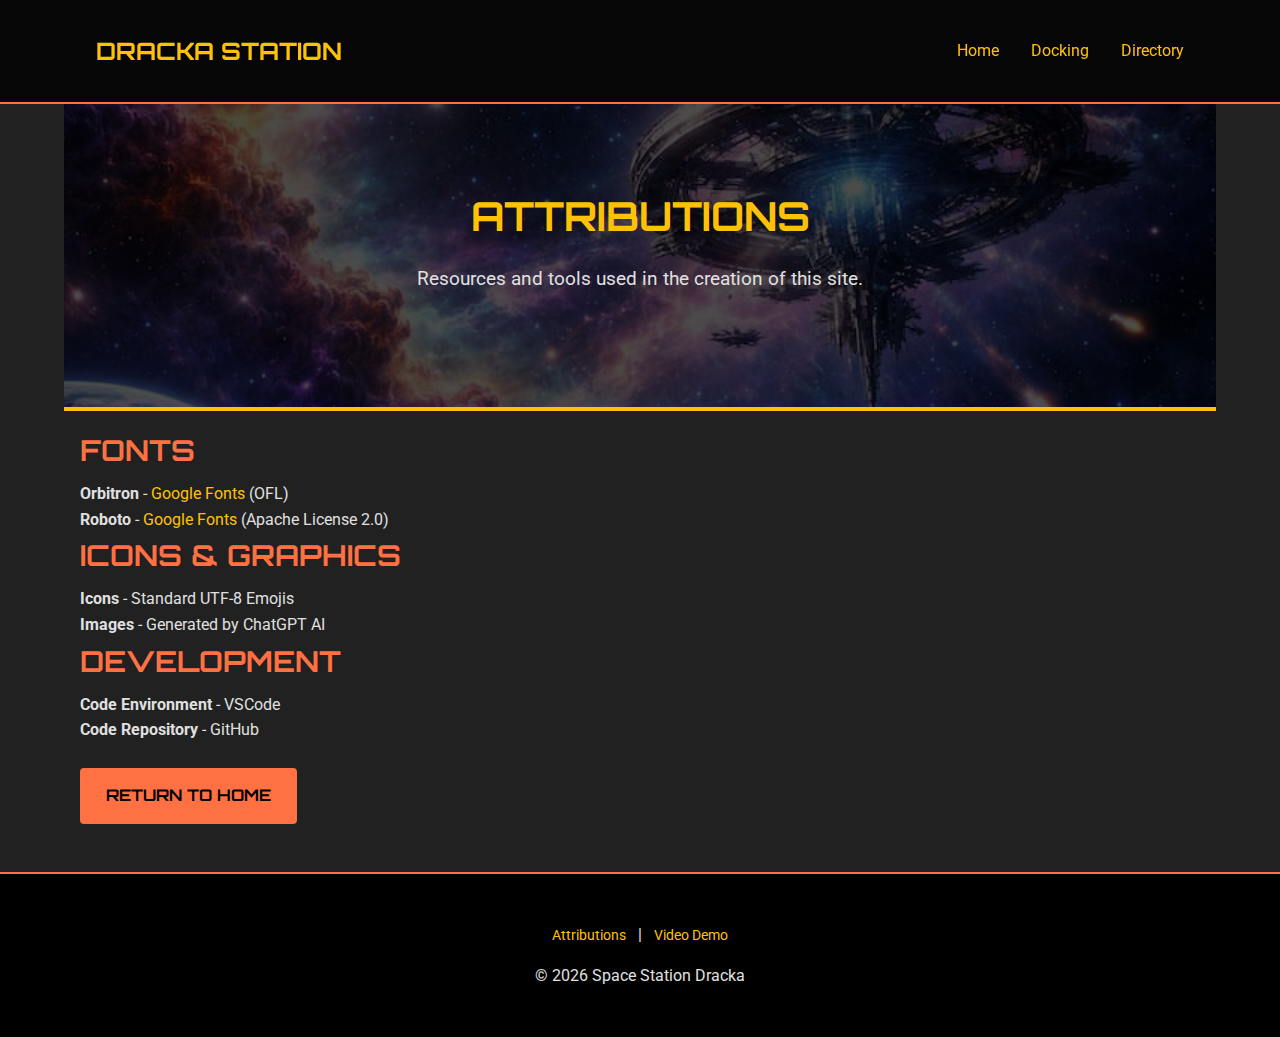
<file: final/attributions.html>
<!DOCTYPE html>
<html lang="en-US">

<head>
    <meta charset="utf-8">
    <meta name="viewport" content="width=device-width, initial-scale=1.0">
    <title>Space Station Dracka | Attributions</title>
    <meta name="description" content="Attributions and credits for resources used in this project.">
    <meta name="author" content="Nicholas">

    <!-- Open Graph -->
    <meta property="og:title" content="Space Station Dracka | Attributions">
    <meta property="og:description" content="Attributions and credits for resources used in this project.">
    <meta property="og:image" content="https://schooltechbytes.github.io/wdd231/final/images/Station_Dracka.jpg">
    <meta property="og:url" content="https://schooltechbytes.github.io/wdd231/final/index.html">
    <link rel="icon" href="images/favicon.ico">

    <!-- Fonts -->
    <link rel="preconnect" href="https://fonts.googleapis.com">
    <link rel="preconnect" href="https://fonts.gstatic.com" crossorigin>
    <link
        href="https://fonts.googleapis.com/css2?family=Orbitron:wght@400;700&family=Roboto:wght@300;400;700&display=swap"
        rel="stylesheet">

    <link rel="stylesheet" href="styles/small.css">
    <link rel="stylesheet" href="styles/large.css">

    <script src="scripts/main.js" type="module"></script>
</head>

<body>
    <header>
        <div class="container">
            <nav>
                <div class="logo">DRACKA STATION</div>
                <div class="hamburger" id="hamburger">&#9776;</div>
                <ul class="nav-links" id="nav-links">
                    <li><a href="index.html">Home</a></li>
                    <li><a href="docking.html">Docking</a></li>
                    <li><a href="directory.html">Directory</a></li>
                </ul>
            </nav>
        </div>
    </header>

    <main>
        <section class="container hero">
            <img class="hero-bg" src="images/space-station2.jpg" alt="Cosmic space station around planet.">
            <div class="container">
                <h1>Attributions</h1>
                <p>Resources and tools used in the creation of this site.</p>
            </div>
        </section>

        <section class="container">
            <h2>Fonts</h2>
            <ul>
                <li><strong>Orbitron</strong> - <a href="https://fonts.google.com/specimen/Orbitron"
                        target="_blank">Google Fonts</a> (OFL)</li>
                <li><strong>Roboto</strong> - <a href="https://fonts.google.com/specimen/Roboto" target="_blank">Google
                        Fonts</a> (Apache License 2.0)</li>
            </ul>

            <h2>Icons & Graphics</h2>
            <ul>
                <li><strong>Icons</strong> - Standard UTF-8 Emojis</li>
                <li><strong>Images</strong> - Generated by ChatGPT AI</li>
            </ul>

            <h2>Development</h2>
            <ul>
                <li><strong>Code Environment</strong> - VSCode</li>
                <li><strong>Code Repository</strong> - GitHub</li>
            </ul>

            <br>
            <a href="index.html" class="btn">Return to Home</a>
        </section>
    </main>

    <footer>
        <div class="container">
            <div class="footer-links">
                <a href="attributions.html" class="active">Attributions</a>
                <span>|</span>
                <a href="https://youtu.be/navTZJsOM2k">Video Demo</a>
            </div>
            <p>&copy; 2026 Space Station Dracka</p>
        </div>
    </footer>

</body>

</html>
</file>
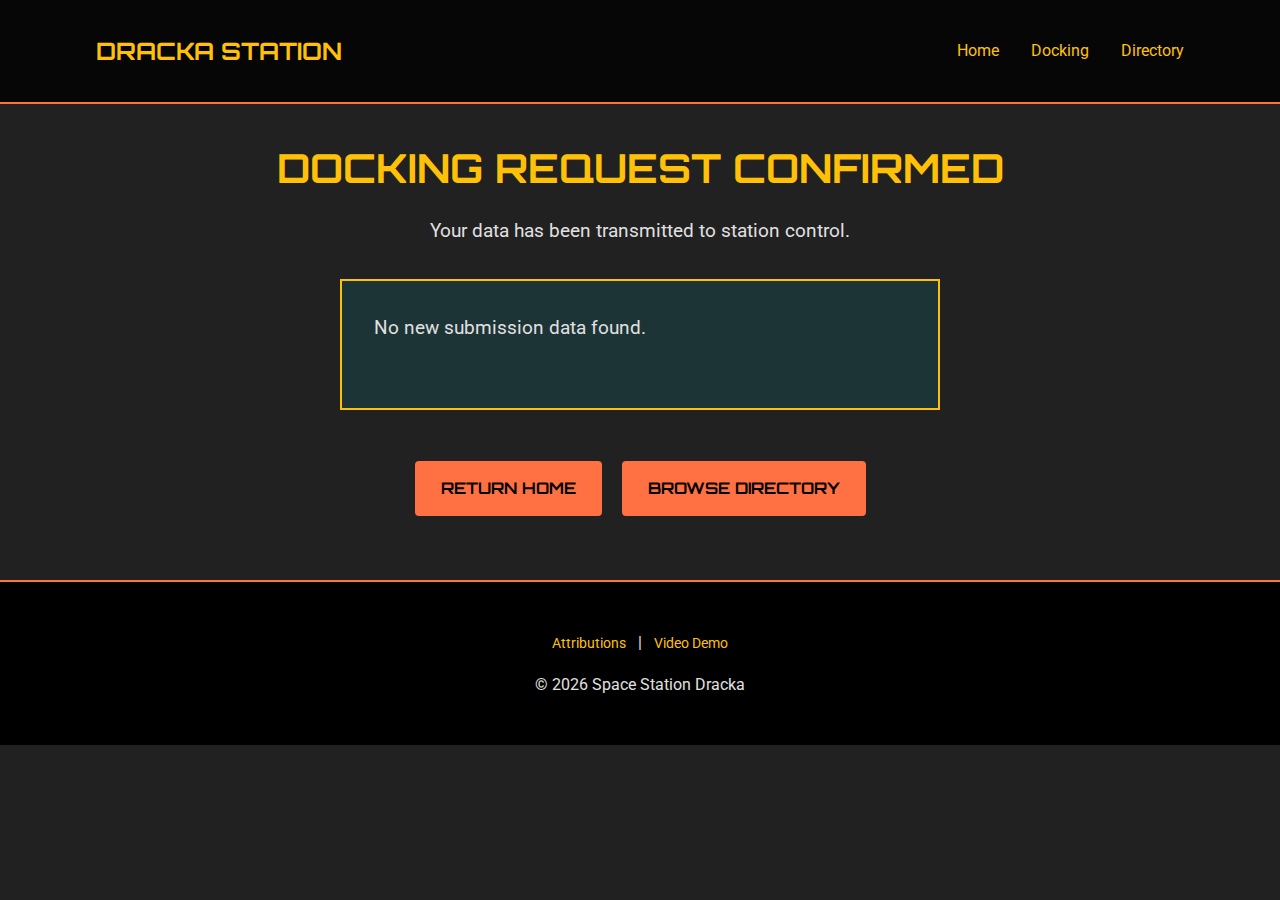
<file: final/confirm.html>
<!DOCTYPE html>
<html lang="en-US">

<head>
    <meta charset="utf-8">
    <meta name="viewport" content="width=device-width, initial-scale=1.0">
    <title>Space Station Dracka | Confirmed</title>
    <meta name="description" content="Docking request confirmation page.">
    <meta name="author" content="Nicholas">

    <!-- Open Graph -->
    <meta property="og:title" content="Space Station Dracka | Request Confirmed">
    <meta property="og:description" content="Your docking request has been received.">
    <meta property="og:image" content="https://schooltechbytes.github.io/wdd231/final/images/Station_Dracka.jpg">
    <meta property="og:url" content="https://schooltechbytes.github.io/wdd231/final/index.html">
    <link rel="icon" href="images/favicon.ico">

    <!-- Fonts -->
    <link rel="preconnect" href="https://fonts.googleapis.com">
    <link rel="preconnect" href="https://fonts.gstatic.com" crossorigin>
    <link
        href="https://fonts.googleapis.com/css2?family=Orbitron:wght@400;700&family=Roboto:wght@300;400;700&display=swap"
        rel="stylesheet">

    <link rel="stylesheet" href="styles/small.css">
    <link rel="stylesheet" href="styles/large.css">

    <script src="scripts/main.js" type="module"></script>
    <script>
        // Simple script to read URL params and display them
        document.addEventListener('DOMContentLoaded', () => {
            const params = new URLSearchParams(window.location.search);
            const container = document.getElementById('confirmation-details');

            if (params.has('captain')) {
                let html = '<h3>Submission Receipt</h3>';
                params.forEach((value, key) => {
                    // Capitalize key
                    const label = key.charAt(0).toUpperCase() + key.slice(1);
                    html += `
                        <div class="data-row">
                            <span class="data-label">${label}:</span>
                            <span>${value}</span>
                        </div>
                    `;
                });
                container.innerHTML = html;
            } else {
                container.innerHTML = '<p>No new submission data found.</p>';
            }
        });
    </script>
</head>

<body>
    <header>
        <div class="container">
            <nav>
                <div class="logo">DRACKA STATION</div>
                <div class="hamburger" id="hamburger">&#9776;</div>
                <ul class="nav-links" id="nav-links">
                    <li><a href="index.html">Home</a></li>
                    <li><a href="docking.html" class="active">Docking</a></li>
                    <li><a href="directory.html">Directory</a></li>
                </ul>
            </nav>
        </div>
    </header>

    <main>
        <section class="container hero hero-simple">
            <h1 class="success-text">Docking Request Confirmed</h1>
            <p>Your data has been transmitted to station control.</p>

            <div class="confirmation-box" id="confirmation-details">
                <!-- Filled by JS -->
                <p>Retrieving data...</p>
            </div>

            <br><br>
            <a href="index.html" class="btn">Return Home</a>
            <a href="directory.html" class="btn btn-gap">Browse Directory</a>
        </section>
    </main>

    <footer>
        <div class="container">
            <div class="footer-links">
                <a href="attributions.html">Attributions</a>
                <span>|</span>
                <a href="https://youtu.be/navTZJsOM2k">Video Demo</a>
            </div>
            <p>&copy; 2026 Space Station Dracka</p>
        </div>
    </footer>

</body>

</html>
</file>
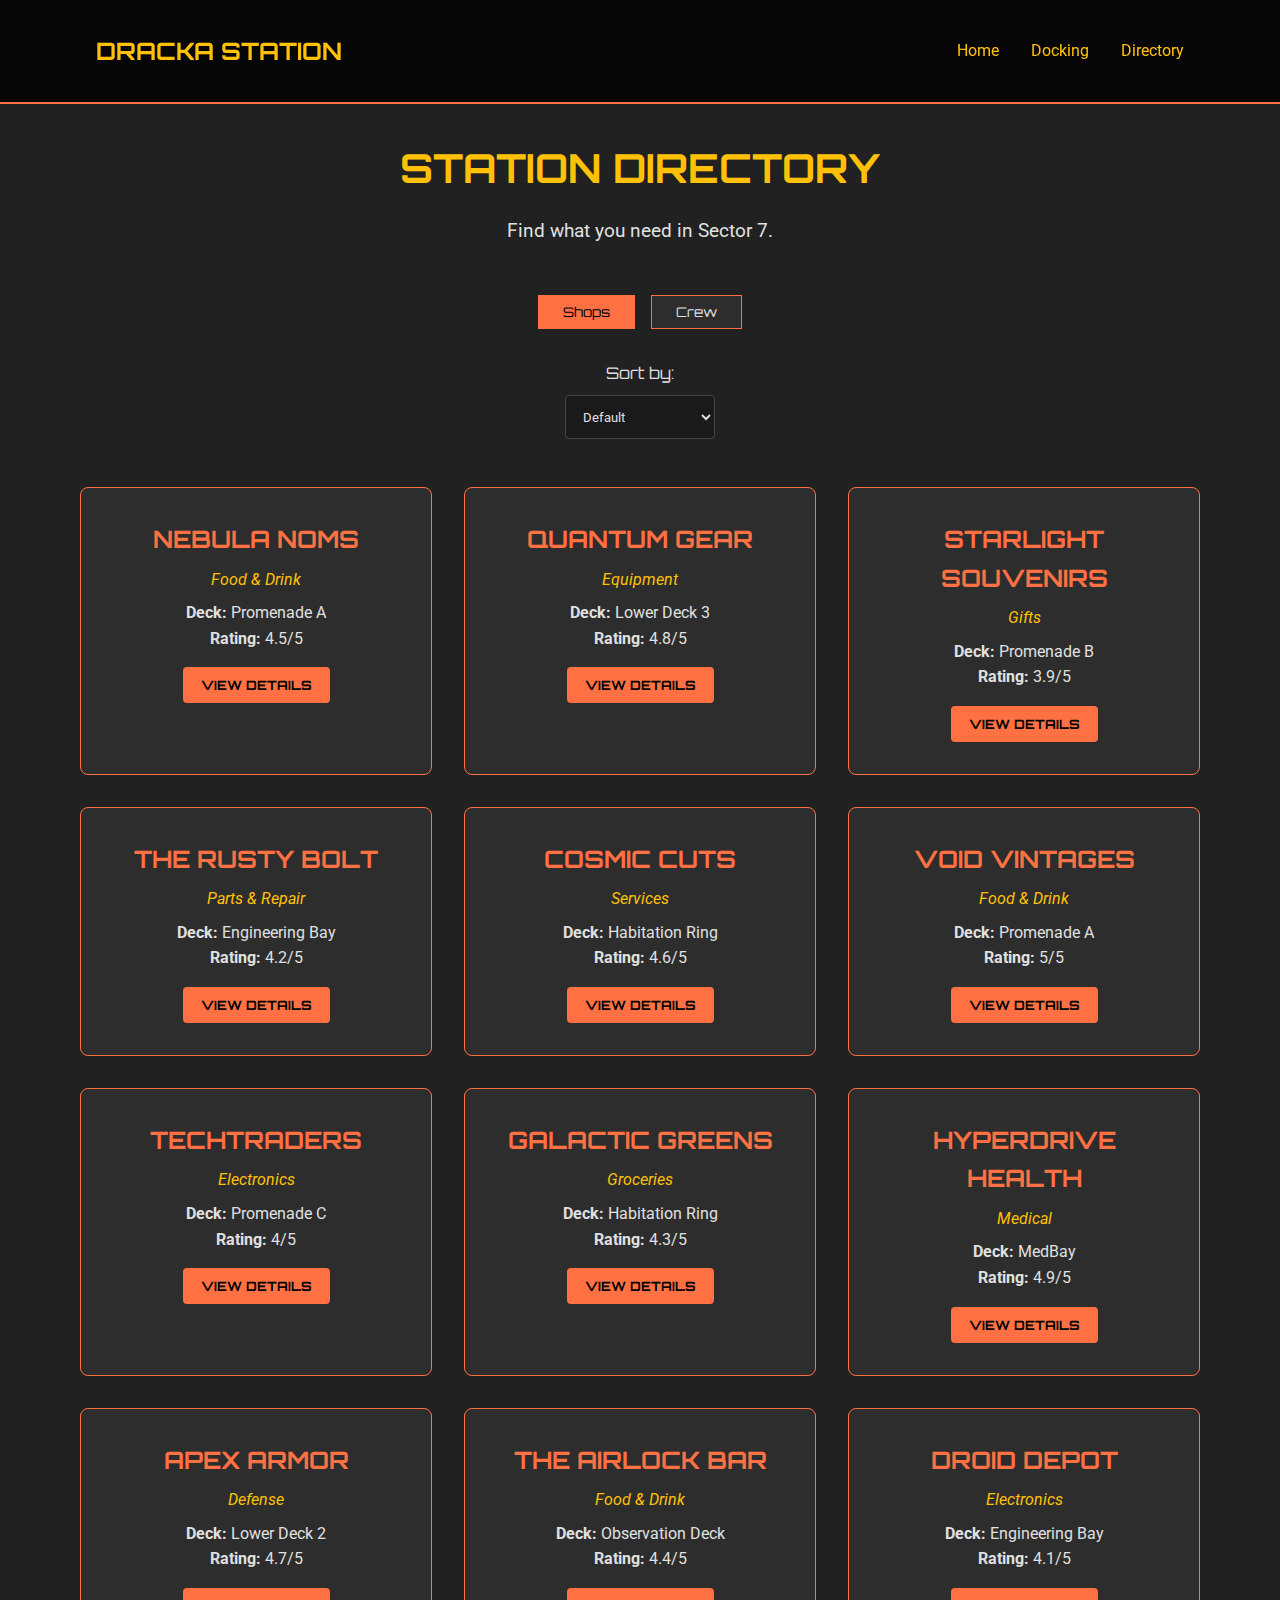
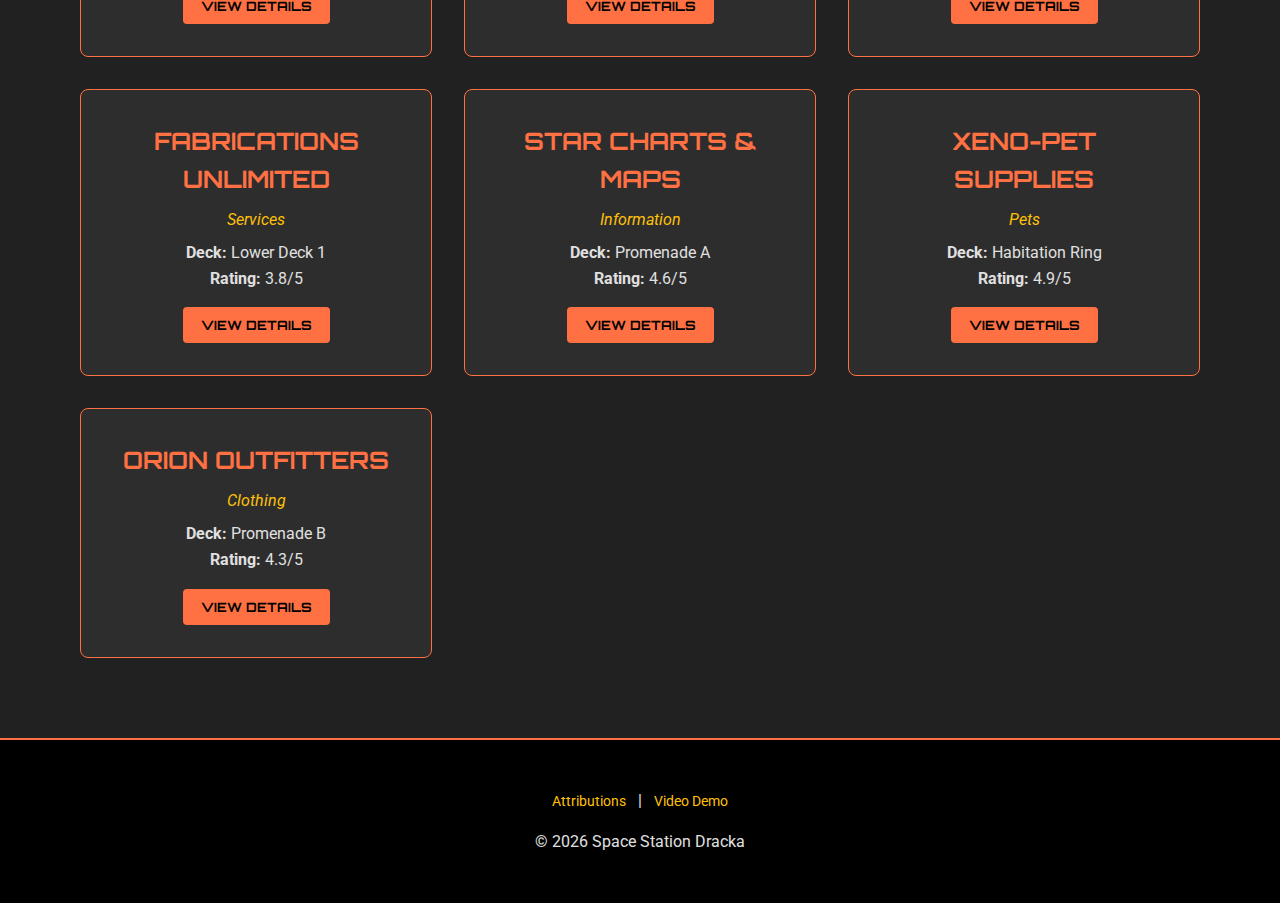
<file: final/directory.html>
<!DOCTYPE html>
<html lang="en-US">

<head>
    <meta charset="utf-8">
    <meta name="viewport" content="width=device-width, initial-scale=1.0">
    <title>Space Station Dracka | Directory</title>
    <meta name="description"
        content="Browse the Dracka Station directory for shops, services, and available crew for hire.">
    <meta name="author" content="Nicholas">

    <!-- Open Graph -->
    <meta property="og:title" content="Space Station Dracka | Directory">
    <meta property="og:description" content="Browse the Dracka Station directory for shops, services, and available crew for hire.">
    <meta property="og:image" content="https://schooltechbytes.github.io/wdd231/final/images/Station_Dracka.jpg">
    <meta property="og:url" content="https://schooltechbytes.github.io/wdd231/final/index.html">
    <link rel="icon" href="images/favicon.ico">

    <!-- Fonts -->
    <link rel="preconnect" href="https://fonts.googleapis.com">
    <link rel="preconnect" href="https://fonts.gstatic.com" crossorigin>
    <link
        href="https://fonts.googleapis.com/css2?family=Orbitron:wght@400;700&family=Roboto:wght@300;400;700&display=swap"
        rel="stylesheet">

    <link rel="stylesheet" href="styles/small.css">
    <link rel="stylesheet" href="styles/large.css">

    <script src="scripts/main.js" type="module"></script>
    <script src="scripts/directory.js" type="module"></script>
</head>

<body>
    <header>
        <div class="container">
            <nav>
                <div class="logo">DRACKA STATION</div>
                <div class="hamburger" id="hamburger">&#9776;</div>
                <ul class="nav-links" id="nav-links">
                    <li><a href="index.html">Home</a></li>
                    <li><a href="docking.html">Docking</a></li>
                    <li><a href="directory.html" class="active">Directory</a></li>
                </ul>
            </nav>
        </div>
    </header>

    <main>
        <section class="container hero hero-simple-slim">
            <h1>Station Directory</h1>
            <p>Find what you need in Sector 7.</p>
        </section>

        <section class="container">
            <div class="filters">
                <button class="filter-btn active" data-type="shops">Shops</button>
                <button class="filter-btn" data-type="crew">Crew</button>
            </div>

            <div class="sort-container">
                <label for="sort-select" class="sort-label">Sort by: </label>
                <select id="sort-select" class="sort-select">
                    <option value="default">Default</option>
                    <option value="name">Name (A-Z)</option>
                    <option value="rating">Rating (High-Low)</option>
                </select>
            </div>

            <!-- Dynamic Content Grid -->
            <div id="directory-grid" class="grid-cards">
                <!-- Content loaded via JS -->
                <p>Loading directory data...</p>
            </div>
        </section>
    </main>

    <!-- Modal Template -->
    <div id="modal-overlay" aria-hidden="true">
        <div class="modal-content" role="dialog" aria-modal="true">
            <span class="close-modal" tabindex="0">&times;</span>
            <h2 id="modal-title">Title</h2>
            <div id="modal-body">
                <!-- Dynamic Details -->
            </div>
        </div>
    </div>

    <footer>
        <div class="container">
            <div class="footer-links">
                <a href="attributions.html">Attributions</a>
                <span>|</span>
                <a href="https://youtu.be/navTZJsOM2k">Video Demo</a>
            </div>
            <p>&copy; 2026 Space Station Dracka</p>
        </div>
    </footer>

</body>

</html>
</file>
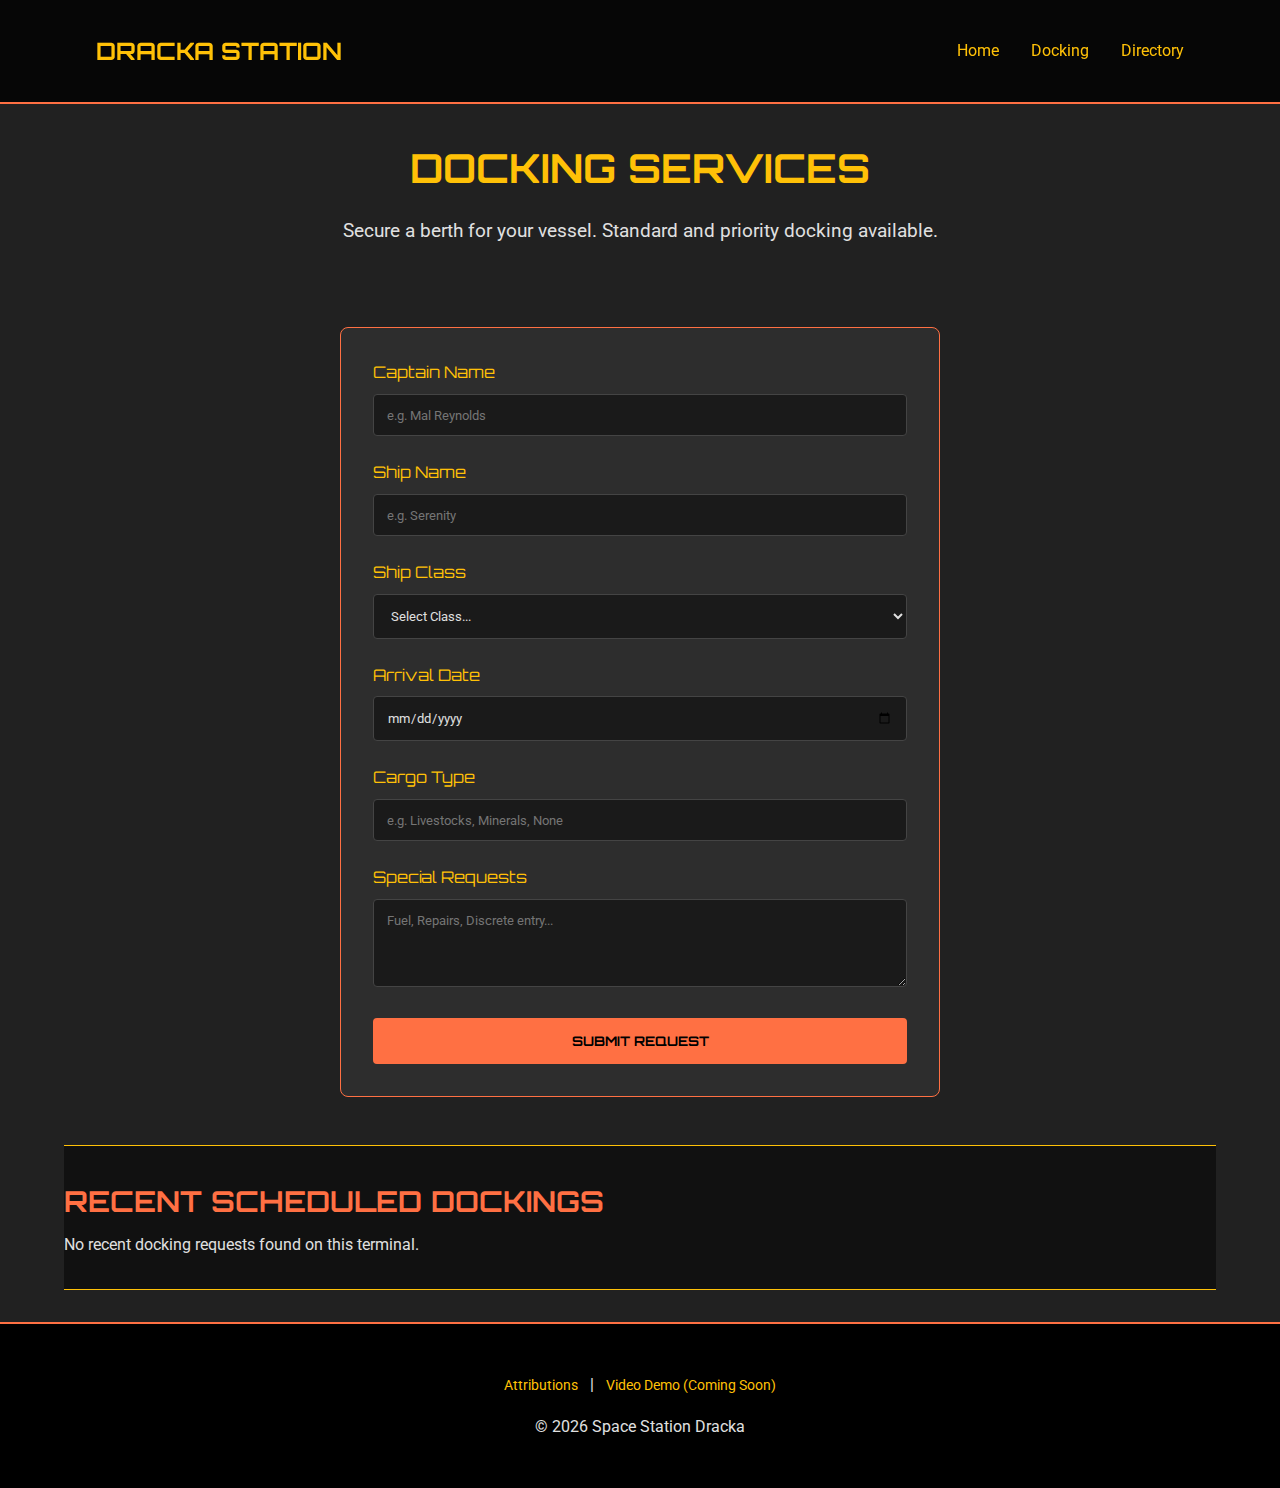
<file: final/docking.html>
<!DOCTYPE html>
<html lang="en-US">

<head>
    <meta charset="utf-8">
    <meta name="viewport" content="width=device-width, initial-scale=1.0">
    <title>Space Station Dracka | Docking</title>
    <meta name="description"
        content="Pre-register your ship for docking at Space Station Dracka. Secure your bay today.">
    <meta name="author" content="Nicholas">

    <!-- Open Graph -->
    <meta property="og:title" content="Space Station Dracka | Docking">
    <meta property="og:description" content="Secure a berth for your vessel at the Centauri System's premier hub.">
    <meta property="og:image" content="https://github.com/user/repo/images/social-share.png">
    <meta property="og:url" content="https://github.com/user/repo/docking.html">
    <link rel="icon" href="images/favicon.ico">

    <!-- Fonts -->
    <link rel="preconnect" href="https://fonts.googleapis.com">
    <link rel="preconnect" href="https://fonts.gstatic.com" crossorigin>
    <link
        href="https://fonts.googleapis.com/css2?family=Orbitron:wght@400;700&family=Roboto:wght@300;400;700&display=swap"
        rel="stylesheet">

    <link rel="stylesheet" href="styles/small.css">
    <link rel="stylesheet" href="styles/large.css">

    <script src="scripts/main.js" type="module"></script>
    <script src="scripts/docking.js" type="module"></script>
</head>

<body>
    <header>
        <div class="container">
            <nav>
                <div class="logo">DRACKA STATION</div>
                <div class="hamburger" id="hamburger">&#9776;</div>
                <ul class="nav-links" id="nav-links">
                    <li><a href="index.html">Home</a></li>
                    <li><a href="docking.html" class="active">Docking</a></li>
                    <li><a href="directory.html">Directory</a></li>
                </ul>
            </nav>
        </div>
    </header>

    <main>
        <section class="container hero hero-simple">
            <h1>Docking Services</h1>
            <p>Secure a berth for your vessel. Standard and priority docking available.</p>
        </section>

        <section class="container">
            <form id="docking-form" action="confirm.html" method="GET" class="docking-form">
                <div class="form-group">
                    <label for="captain">Captain Name</label>
                    <input type="text" id="captain" name="captain" required placeholder="e.g. Mal Reynolds">
                </div>

                <div class="form-group">
                    <label for="ship">Ship Name</label>
                    <input type="text" id="ship" name="ship" required placeholder="e.g. Serenity">
                </div>

                <div class="form-group">
                    <label for="class">Ship Class</label>
                    <select id="class" name="class" required>
                        <option value="">Select Class...</option>
                        <option value="Fighter">Fighter / Scout</option>
                        <option value="Freighter">Freighter / Transport</option>
                        <option value="Cruiser">Cruiser / Capital</option>
                        <option value="Shuttle">Shuttle / Personnel</option>
                    </select>
                </div>

                <div class="form-group">
                    <label for="arrival">Arrival Date</label>
                    <input type="date" id="arrival" name="arrival" required>
                </div>

                <div class="form-group">
                    <label for="cargo">Cargo Type</label>
                    <input type="text" id="cargo" name="cargo" placeholder="e.g. Livestocks, Minerals, None">
                </div>

                <div class="form-group">
                    <label for="requests">Special Requests</label>
                    <textarea id="requests" name="requests" rows="4"
                        placeholder="Fuel, Repairs, Discrete entry..."></textarea>
                </div>

                <button type="submit" class="btn w-100">Submit Request</button>
            </form>
        </section>

        <section class="container stats">
            <h2>Recent Scheduled Dockings</h2>
            <div id="recent-dockings">
                <!-- Populated by JS -->
                <p>Loading schedule...</p>
            </div>
        </section>
    </main>

    <footer>
        <div class="container">
            <div class="footer-links">
                <a href="attributions.html">Attributions</a>
                <span>|</span>
                <a href="#">Video Demo (Coming Soon)</a>
            </div>
            <p>&copy; 2026 Space Station Dracka</p>
        </div>
    </footer>

</body>

</html>
</file>
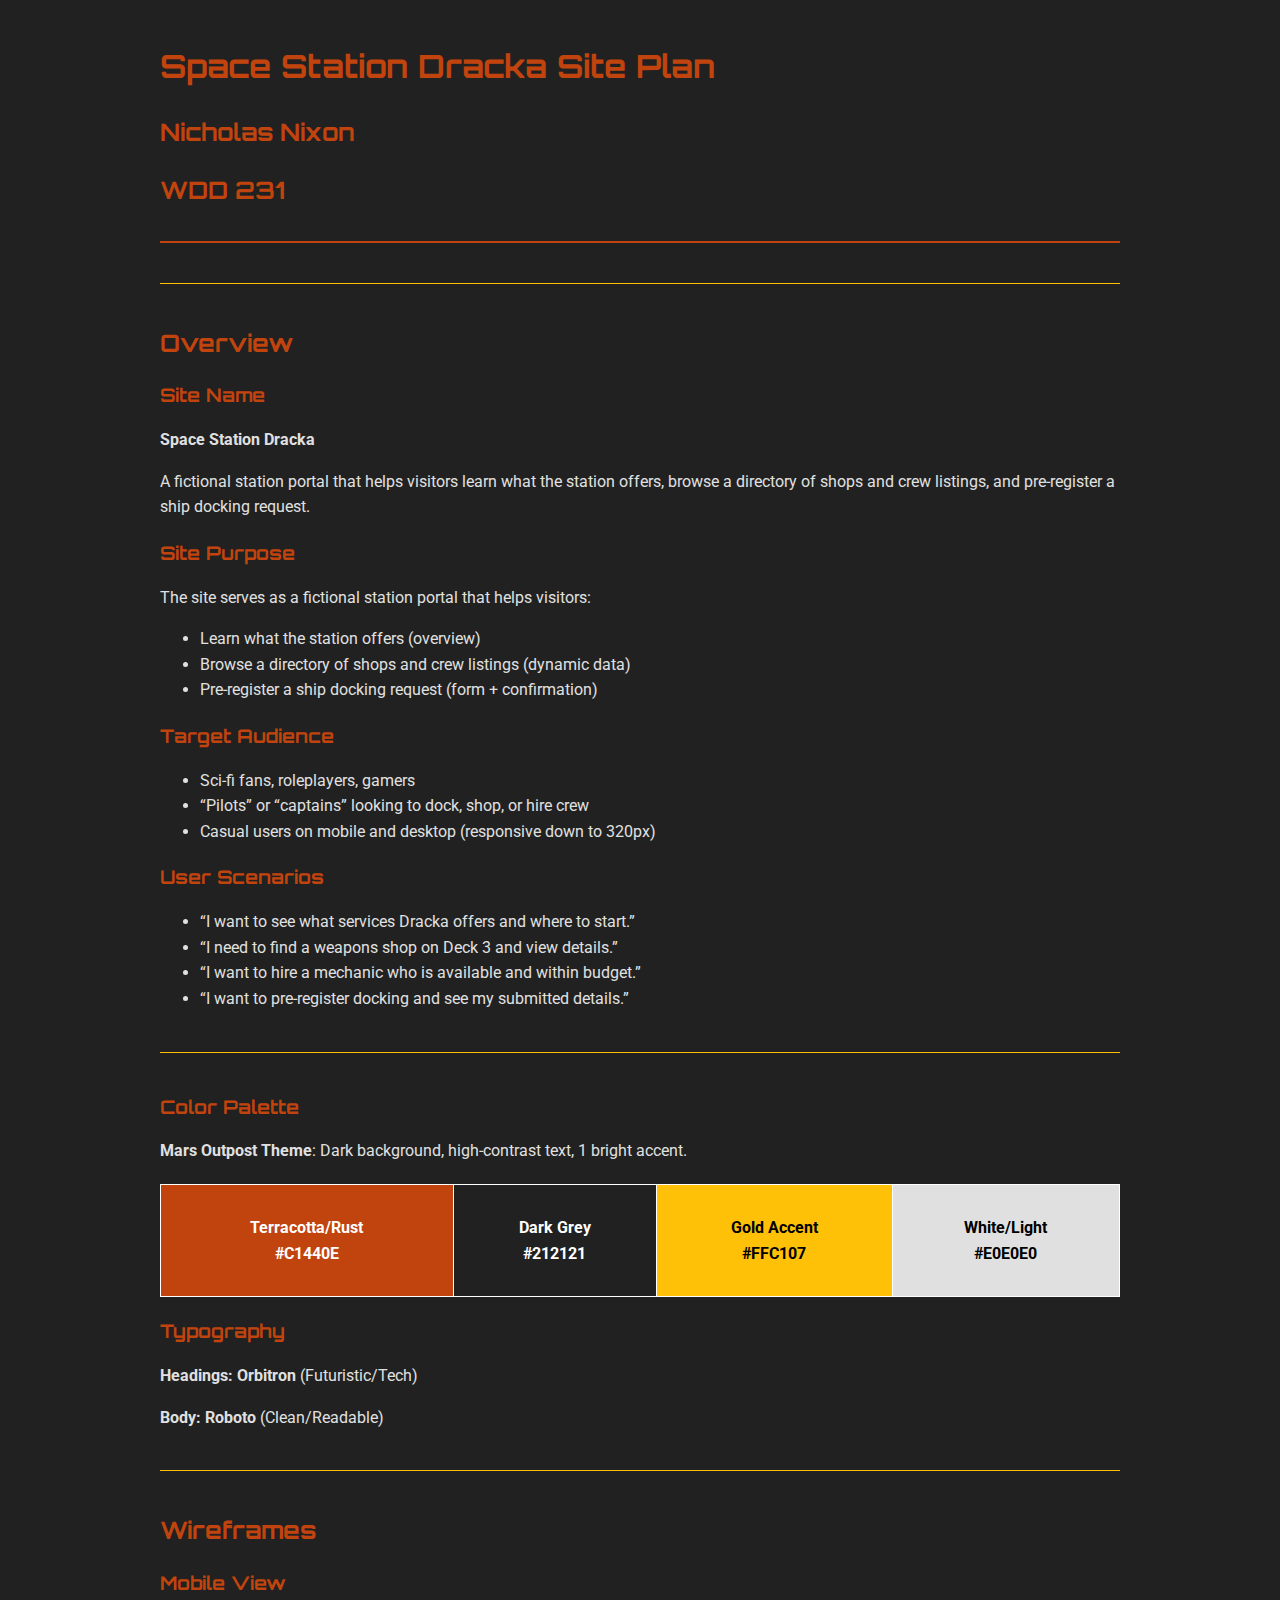
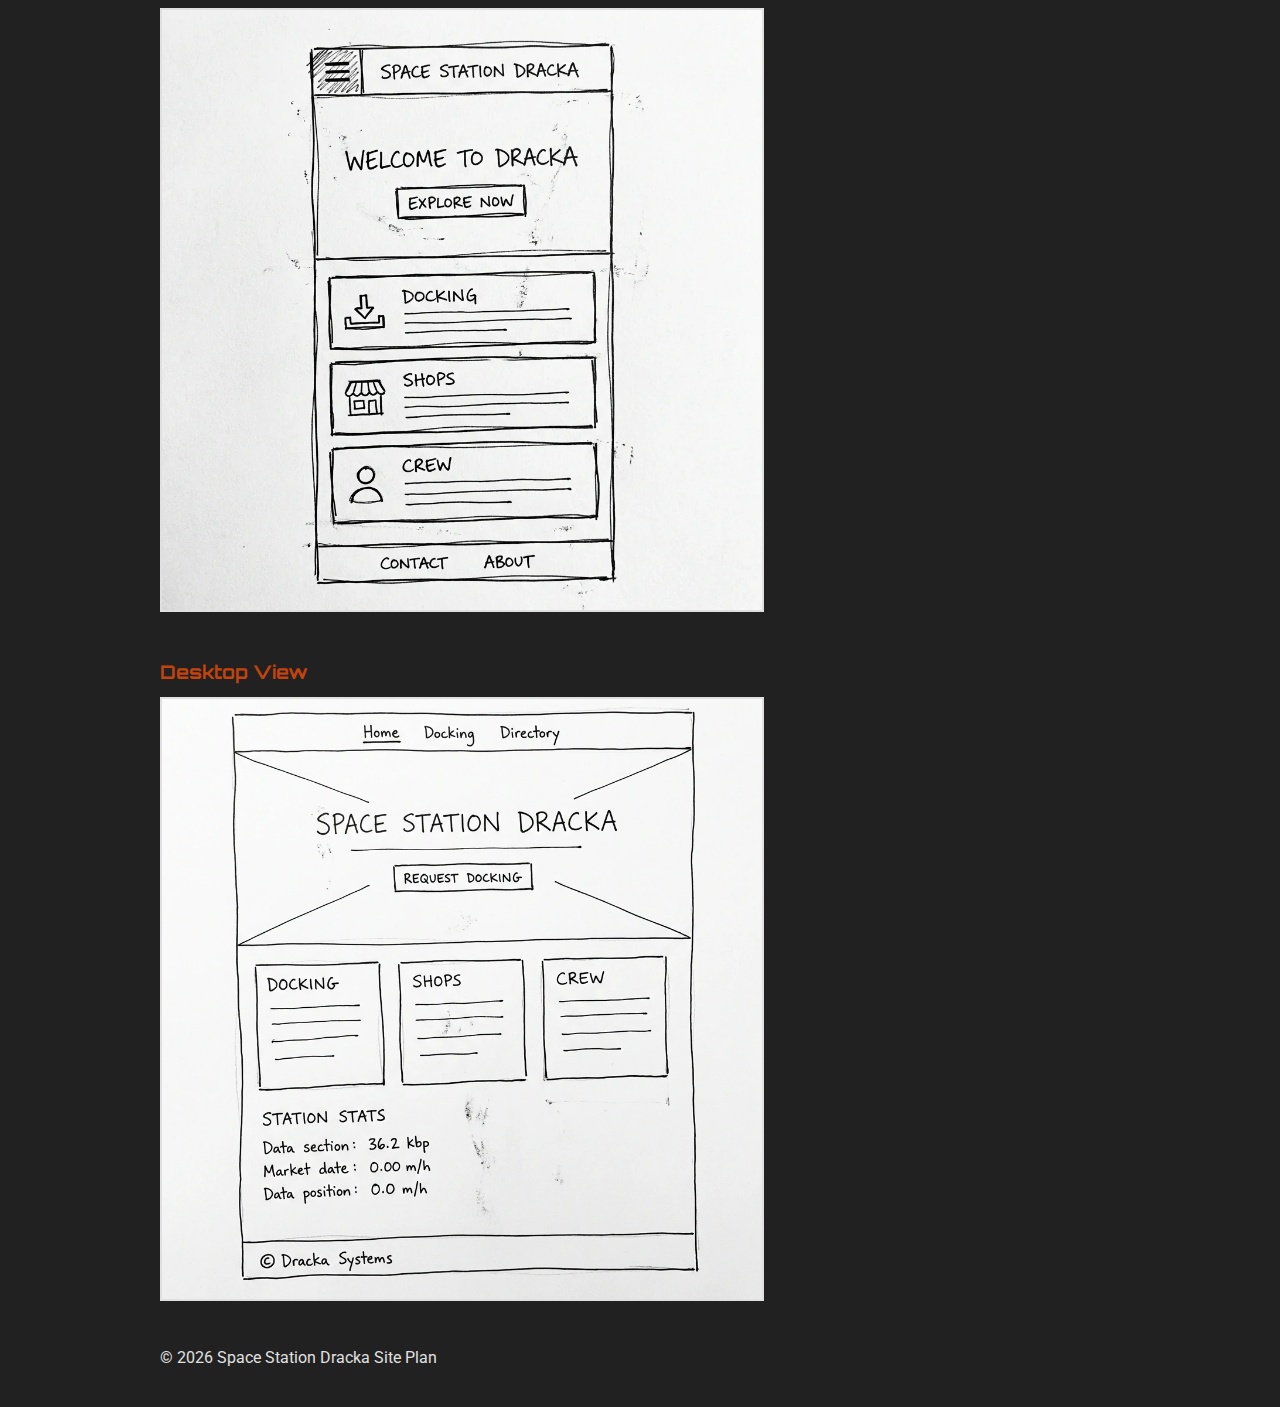
<file: final/site_plan.html>
<!DOCTYPE html>
<html lang="en-US">

    <head>
        <meta charset="utf-8">
        <meta name="viewport" content="width=device-width, initial-scale=1">
        <title>Space Station Dracka | Site Plan</title>
        <meta name="description"
            content="Site plan for the Space Station Dracka interactive web portal Final Project for WDD 231.">
        <meta name="author" content="Nicholas Nixon">
        <link rel="stylesheet" href="styles/site_plan.css">
        <link rel="preconnect" href="https://fonts.googleapis.com">
        <link rel="preconnect" href="https://fonts.gstatic.com" crossorigin>
        <link
            href="https://fonts.googleapis.com/css2?family=Orbitron:wght@400;700&family=Roboto:wght@300;400;700&display=swap"
            rel="stylesheet">
    </head>

    <body>
        <header>
            <h1>Space Station Dracka Site Plan</h1>
            <h2>Nicholas Nixon</h2>
            <h2>WDD 231</h2>
        </header>
        <main>
            <hr>
            <h2>Overview</h2>

            <h3>Site Name</h3>
            <p><strong>Space Station Dracka</strong></p>
            <p>A fictional station portal that helps visitors learn what the
                station offers, browse a directory of shops and
                crew listings, and pre-register a ship docking request.</p>

            <h3>Site Purpose</h3>
            <p>The site serves as a fictional station portal that helps
                visitors:</p>
            <ul>
                <li>Learn what the station offers (overview)</li>
                <li>Browse a directory of shops and crew listings (dynamic
                    data)</li>
                <li>Pre-register a ship docking request (form +
                    confirmation)</li>
            </ul>

            <h3>Target Audience</h3>
            <ul>
                <li>Sci-fi fans, roleplayers, gamers</li>
                <li>“Pilots” or “captains” looking to dock, shop, or hire
                    crew</li>
                <li>Casual users on mobile and desktop (responsive down to
                    320px)</li>
            </ul>

            <h3>User Scenarios</h3>
            <ul>
                <li>“I want to see what services Dracka offers and where to
                    start.”</li>
                <li>“I need to find a weapons shop on Deck 3 and view
                    details.”</li>
                <li>“I want to hire a mechanic who is available and within
                    budget.”</li>
                <li>“I want to pre-register docking and see my submitted
                    details.”</li>
            </ul>

            <hr>
            <h3>Color Palette</h3>
            <p><strong>Mars Outpost Theme</strong>: Dark background,
                high-contrast text, 1 bright accent.</p>
            <table class="colors">
                <tr>
                    <td class="primary">Terracotta/Rust<br>#C1440E</td>
                    <td class="secondary">Dark Grey<br>#212121</td>
                    <td class="accent">Gold Accent<br>#FFC107</td>
                    <td class="text-color">White/Light<br>#E0E0E0</td>
                </tr>
            </table>

            <h3>Typography</h3>
            <p><strong>Headings: Orbitron</strong> (Futuristic/Tech)</p>
            <p><strong>Body: Roboto</strong> (Clean/Readable)</p>

            <hr>
            <h2>Wireframes</h2>
            <h3>Mobile View</h3>
            <img src="images/mobile-wireframe.webp"
                alt="Mobile Wireframe for Home Page">
            <h3>Desktop View</h3>
            <img src="images/desktop-wireframe.webp"
                alt="Desktop Wireframe for Home Page">

        </main>
        <footer>
            <p>&copy; 2026 Space Station Dracka Site Plan</p>
        </footer>
    </body>

</html>
</file>
<file: chamber/styles/small.css>
*,
*::before,
*::after {
    box-sizing: border-box;
}

:root {
    --color-bg: #c9e6ea;
    --color-surface: #a7d9ee;
    --color-ink: #102027;
    --color-muted: #365568;
    --color-accent: #4a7c9b;
    --color-accent-2: #7fb2cc;
    --color-white: #ffffff;
    --color-panel: rgba(255, 255, 255, 0.9);
    --color-panel-muted: rgba(255, 255, 255, 0.75);
    --color-row-odd: rgba(201, 230, 234, 0.4);
    --color-row-even: rgba(201, 230, 234, 0.6);
    --color-tint: rgba(201, 230, 234, 0.5);
    --color-shadow: rgba(28, 56, 72, 0.2);
    --font-heading: "Orbitron", sans-serif;
    --font-body: "Roboto", sans-serif;
}

body {
    margin: 0;
    font-family: var(--font-body);
    background: radial-gradient(circle at top, #e5f4f7 0%, #c9e6ea 55%);
    color: var(--color-ink);
    min-height: 100vh;
}

img {
    max-width: 100%;
    display: block;
}

a {
    color: inherit;
    text-decoration: none;
}

.site-header {
    display: grid;
    grid-template-columns: 1fr auto;
    gap: 1rem;
    align-items: center;
    padding: 1.5rem 1.25rem;
    background: var(--color-accent-2);
    border-bottom: 1px solid rgba(16, 32, 39, 0.18);
    position: sticky;
    top: 0;
    z-index: 10;
}

.site-header a {
    color: var(--color-ink);
}

.brand {
    display: flex;
    gap: 0.75rem;
    align-items: center;
}

.logo-mark {
    display: grid;
    place-items: center;
    width: 2.75rem;
    height: 2.75rem;
    border-radius: 0.75rem;
    background: var(--color-accent);
    color: var(--color-white);
    font-family: var(--font-heading);
    font-weight: 700;
}

.brand-title {
    margin: 0;
    font-family: var(--font-heading);
    font-size: 1.1rem;
    letter-spacing: 0.05em;
}

.brand-subtitle {
    margin: 0.15rem 0 0;
    font-size: 0.85rem;
    color: var(--color-ink);
}

.menu-toggle {
    border: 1px solid rgba(16, 32, 39, 0.4);
    background: transparent;
    color: var(--color-ink);
    font-family: var(--font-heading);
    letter-spacing: 0.08em;
    padding: 0.5rem 0.9rem;
    border-radius: 999px;
}

.menu-toggle:focus-visible {
    outline: 3px solid var(--color-ink);
    outline-offset: 3px;
}

.site-nav {
    grid-column: 1 / -1;
    display: none;
    flex-direction: column;
    gap: 0.75rem;
    padding-top: 0.75rem;
    border-top: 1px solid rgba(16, 32, 39, 0.2);
}

.site-nav.is-open {
    display: flex;
}

.site-nav a {
    padding: 0.45rem 0;
    font-weight: 500;
}

.site-nav a:hover,
.site-nav a:focus-visible,
.site-nav a:active {
    text-decoration: underline;
    text-decoration-thickness: 2px;
    text-underline-offset: 6px;
}

.site-nav a.active {
    color: var(--color-ink);
}

.site-nav a[aria-current="page"] {
    font-weight: 700;
    text-decoration: underline;
    text-decoration-thickness: 2px;
    text-underline-offset: 6px;
}

.directory {
    padding: 2rem 1.25rem 3rem;
    display: grid;
    gap: 2rem;
}

.directory-hero h1 {
    margin: 0 0 0.5rem;
    font-family: var(--font-heading);
    font-size: 2rem;
}

.directory-hero p {
    margin: 0;
    color: var(--color-muted);
}

.view-controls {
    display: flex;
    gap: 0.75rem;
    flex-wrap: wrap;
}

.view-button {
    border: 1px solid rgba(16, 32, 39, 0.2);
    background: var(--color-panel);
    color: var(--color-ink);
    padding: 0.5rem 1rem;
    border-radius: 999px;
    font-weight: 500;
}

.view-button:hover,
.view-button:focus-visible {
    transform: translateY(-1px);
    box-shadow: 0 8px 18px rgba(16, 32, 39, 0.18);
}

.view-button:focus-visible {
    outline: 3px solid var(--color-ink);
    outline-offset: 3px;
}

.view-button.is-active {
    background: var(--color-accent);
    color: var(--color-white);
    border-color: transparent;
}

.members {
    display: grid;
    gap: 1.5rem;
}

.member-card {
    background: var(--color-panel-muted);
    border: 1px solid rgba(16, 32, 39, 0.08);
    border-radius: 1rem;
    padding: 1.25rem;
    box-shadow: 0 18px 40px var(--color-shadow);
    display: grid;
    gap: 0.75rem;
}

.member-card img {
    border-radius: 0.75rem;
    background: rgba(255, 255, 255, 0.08);
    padding: 0.5rem;
}

.member-card h2 {
    margin: 0;
    font-family: var(--font-heading);
    color: var(--color-ink);
}

.member-card p {
    margin: 0;
    color: var(--color-muted);
}

.member-card a {
    color: var(--color-ink);
    font-weight: 500;
}

.member-card .tag {
    display: inline-flex;
    align-items: center;
    gap: 0.35rem;
    font-size: 0.75rem;
    letter-spacing: 0.08em;
    text-transform: uppercase;
    color: var(--color-ink);
    background: var(--color-accent-2);
    border-radius: 999px;
    padding: 0.25rem 0.6rem;
    width: fit-content;
}

.members.list {
    gap: 0;
    border-radius: 0.75rem;
    overflow: hidden;
}

.members.list .member-card {
    grid-template-columns: 1fr;
    gap: 0.35rem;
    border-radius: 0;
    box-shadow: none;
    background: var(--color-row-odd);
}

.members.list .member-card:nth-child(even) {
    background: var(--color-row-even);
}

.members.list .member-card img,
.members.list .member-card .tag,
.members.list .member-card p:nth-of-type(3) {
    display: none;
}

.members.list .member-card a {
    color: var(--color-ink);
}

.home {
    padding: 2rem 1.25rem 3rem;
    display: grid;
    gap: 2rem;
}

.hero {
    position: relative;
    border-radius: 1.5rem;
    overflow: hidden;
    box-shadow: 0 20px 40px rgba(16, 32, 39, 0.18);
}

.hero img {
    width: 100%;
    height: auto;
    display: block;
}

.cta-button {
    display: inline-flex;
    align-items: center;
    justify-content: center;
    padding: 0.75rem 1.5rem;
    border-radius: 999px;
    background: var(--color-accent);
    color: var(--color-white);
    font-weight: 600;
    letter-spacing: 0.04em;
}

.hero-cta {
    position: absolute;
    right: 1.5rem;
    bottom: 1.5rem;
    background: var(--color-ink);
}

.cta-button:hover,
.cta-button:focus-visible,
.cta-button:active {
    box-shadow: 0 12px 24px rgba(16, 32, 39, 0.2);
    transform: translateY(-1px);
}

.cta-button:focus-visible {
    outline: 3px solid var(--color-ink);
    outline-offset: 3px;
}

.home-intro h1 {
    margin: 0 0 0.5rem;
    font-family: var(--font-heading);
    font-size: 2rem;
}

.home-intro p {
    margin: 0;
    color: var(--color-muted);
}

.home-sections {
    display: grid;
    gap: 1.5rem;
}

.panel {
    background: var(--color-panel);
    border-radius: 1.25rem;
    padding: 1.5rem;
    box-shadow: 0 16px 32px rgba(16, 32, 39, 0.1);
    display: grid;
    gap: 1rem;
}

.panel h2 {
    margin: 0;
    font-family: var(--font-heading);
    color: var(--color-ink);
}

.panel h2::after {
    content: "";
    display: block;
    width: 100%;
    height: 6px;
    margin-top: 0.5rem;
    background: var(--color-ink);
    border-radius: 999px;
}

.event-list {
    margin: 0;
    padding-left: 1.1rem;
    color: var(--color-muted);
    display: grid;
    gap: 0.75rem;
}

.weather-current {
    display: flex;
    align-items: baseline;
    gap: 1rem;
}

.weather-current .temp {
    font-size: 2.5rem;
    font-weight: 700;
    margin: 0;
    color: var(--color-ink);
}

.forecast-grid {
    display: grid;
    gap: 0.75rem;
}

.forecast-card {
    display: flex;
    align-items: center;
    justify-content: space-between;
    padding: 0.6rem 0.85rem;
    border-radius: 0.75rem;
    background: var(--color-tint);
    color: var(--color-ink);
    font-weight: 600;
}

.weather-note {
    margin: 0;
    font-size: 0.85rem;
    color: var(--color-muted);
}

.spotlight-grid {
    display: grid;
    gap: 1.25rem;
}

.spotlight-card {
    display: grid;
    gap: 1rem;
    background: var(--color-panel);
    border-radius: 1rem;
    padding: 1rem;
    border: 1px solid rgba(16, 32, 39, 0.08);
}

.spotlight-card img {
    border-radius: 0.75rem;
    background: var(--color-white);
    padding: 0.5rem;
}

.spotlight-card h3 {
    margin: 0 0 0.4rem;
    font-family: var(--font-heading);
    color: var(--color-ink);
}

.spotlight-card p {
    margin: 0 0 0.35rem;
    color: var(--color-muted);
}

.spotlight-card .tag {
    display: inline-flex;
    align-items: center;
    gap: 0.35rem;
    font-size: 0.75rem;
    letter-spacing: 0.08em;
    text-transform: uppercase;
    color: var(--color-ink);
    background: var(--color-accent-2);
    border-radius: 999px;
    padding: 0.25rem 0.6rem;
    width: fit-content;
}

.spotlight-card a {
    color: var(--color-ink);
    font-weight: 600;
}

.site-footer {
    display: grid;
    gap: 1.5rem;
    padding: 2.5rem 1.25rem;
    background: var(--color-ink);
    border-top: 1px solid rgba(16, 32, 39, 0.1);
}

.footer-social {
    display: flex;
    justify-content: center;
    gap: 1rem;
}

.footer-social a {
    width: 40px;
    height: 40px;
    border-radius: 999px;
    background: var(--color-accent-2);
    color: var(--color-ink);
    display: grid;
    place-items: center;
    font-weight: 700;
}

.footer-social img {
    width: 20px;
    height: 20px;
}

.footer-social a:focus-visible {
    outline: 3px solid var(--color-bg);
    outline-offset: 3px;
}

.site-footer h2 {
    margin: 0 0 0.5rem;
    font-family: var(--font-heading);
    color: var(--color-white);
}

.site-footer p {
    margin: 0.35rem 0;
    color: var(--color-bg);
}
</file>
<file: chamber/styles/larger.css>
@media (min-width: 40.0625rem) {
    .discover {
        max-width: 1100px;
        margin: 0 auto;
    }

    .discover-grid {
        grid-template-columns: repeat(2, minmax(0, 1fr));
        grid-template-areas:
            "card1 card2"
            "card3 card4"
            "card5 card6"
            "card7 card8";
    }

    .discover-card img {
        transition: transform 0.3s ease, filter 0.3s ease;
    }

    .discover-card img:hover {
        transform: scale(1.05);
        filter: saturate(1.15);
    }
}

@media (min-width: 48rem) {
    .site-header {
        grid-template-columns: auto 1fr;
    }

    .menu-toggle {
        display: none;
    }

    .site-nav {
        display: flex;
        flex-direction: row;
        justify-content: flex-end;
        gap: 2rem;
        grid-column: auto;
        border-top: none;
        padding-top: 0;
    }

    .directory {
        max-width: 1100px;
        margin: 0 auto;
    }

    .home {
        max-width: 1100px;
        margin: 0 auto;
    }

    .home-sections {
        grid-template-columns: 2fr 1fr 1fr;
        align-items: stretch;
    }

    .panel {
        align-self: stretch;
    }

    .spotlight-grid {
        grid-template-columns: repeat(auto-fit, minmax(220px, 1fr));
    }

    .spotlight-card {
        grid-template-columns: 90px 1fr;
        align-items: center;
    }

    .join {
        max-width: 1100px;
        margin: 0 auto;
        grid-template-columns: 1.2fr 0.8fr;
        align-items: start;
    }

    .membership-levels {
        position: sticky;
        top: 7rem;
    }

    .thankyou {
        max-width: 900px;
        margin: 0 auto;
    }


    .members.grid {
        grid-template-columns: repeat(auto-fit, minmax(250px, 1fr));
    }

    .members.list .member-card {
        grid-template-columns: 1.3fr 1.4fr 0.9fr 1.4fr;
        align-items: center;
    }

    .members.list .member-card h2,
    .members.list .member-card p,
    .members.list .member-card a {
        margin: 0;
    }
}

@media (min-width: 64.0625rem) {
    .site-header,
    .directory,
    .site-footer {
        padding-left: 3.5rem;
        padding-right: 3.5rem;
    }

    .home {
        padding-left: 3.5rem;
        padding-right: 3.5rem;
    }

    .discover-grid {
        grid-template-columns: repeat(3, minmax(0, 1fr));
        grid-template-areas:
            "card1 card2 card3"
            "card4 card4 card5"
            "card6 card7 card8";
    }

    .directory-hero h1 {
        font-size: 2.6rem;
    }
}
</file>
<file: final/styles/main.css>
/* Font imports handled in HTML head */

:root {
  /* Mars Outpost Palette */
  --primary: #FF7043;
  /* Lighter Terracotta/Rust for better contrast */
  --secondary: #212121;
  /* Dark Grey */
  --accent: #FFC107;
  /* Gold */
  --text-light: #E0E0E0;
  /* Silver/White */
  --surface: #2d2d2d;

  --font-heading: 'Orbitron', sans-serif;
  --font-body: 'Roboto', sans-serif;

  --spacing-sm: 0.5rem;
  --spacing-md: 1rem;
  --spacing-lg: 2rem;
}

/* Reset & Base */
* {
  box-sizing: border-box;
  margin: 0;
  padding: 0;
}

body {
  font-family: var(--font-body);
  background-color: var(--secondary);
  color: var(--text-light);
  line-height: 1.6;
}

img {
  max-width: 100%;
  height: auto;
  display: block;
}

a {
  color: var(--accent);
  text-decoration: none;
  transition: color 0.3s ease;
}

a:hover {
  color: var(--primary);
}

ul {
  list-style: none;
}

/* Typography */
h1,
h2,
h3,
h4 {
  font-family: var(--font-heading);
  color: var(--primary);
  margin-bottom: var(--spacing-sm);
  text-transform: uppercase;
}

h1 {
  font-size: 2rem;
}

h2 {
  font-size: 1.8rem;
}

h3 {
  font-size: 1.5rem;
}

/* Layout Utilities */
.container {
  width: 90%;
  max-width: 1200px;
  margin: 0 auto;
  padding: var(--spacing-md);
}

.btn {
  display: inline-block;
  background-color: var(--primary);
  color: #000;
  /* Black text on bright orange for high contrast */
  padding: 0.8rem 1.5rem;
  border-radius: 4px;
  font-family: var(--font-heading);
  font-weight: 700;
  text-transform: uppercase;
  border: 2px solid var(--primary);
  transition: all 0.3s ease;
  cursor: pointer;
}

.btn:hover {
  background-color: transparent;
  color: var(--primary);
}

/* Header & Nav */
header {
  background-color: rgba(0, 0, 0, 0.8);
  border-bottom: 2px solid var(--primary);
  position: sticky;
  top: 0;
  z-index: 100;
}

nav {
  display: flex;
  justify-content: space-between;
  align-items: center;
  padding: var(--spacing-md);
}

.logo {
  font-family: var(--font-heading);
  font-size: 1.5rem;
  font-weight: 700;
  color: var(--accent);
}

.nav-links {
  display: none;
  /* Mobile hidden by default */
  flex-direction: column;
  position: absolute;
  top: 100%;
  left: 0;
  right: 0;
  background-color: var(--secondary);
  text-align: center;
  border-bottom: 1px solid var(--primary);
}

.nav-links.active {
  display: flex;
}

.nav-links li {
  padding: var(--spacing-md);
  border-bottom: 1px solid #333;
}

.hamburger {
  cursor: pointer;
  display: block;
  font-size: 1.5rem;
  color: var(--text-light);
}

/* Hero Section */
.hero {
  text-align: center;
  padding: 4rem 1rem;
  background-image: linear-gradient(rgba(0, 0, 0, 0.7), rgba(0, 0, 0, 0.7)), url('../images/hero-bg.jpg');
  /* Placeholder URL */
  background-size: cover;
  background-position: center;
  border-bottom: 4px solid var(--accent);
}

.hero h1 {
  font-size: 2.5rem;
  margin-bottom: var(--spacing-md);
  color: var(--accent);
}

.hero p {
  font-size: 1.2rem;
  margin-bottom: var(--spacing-lg);
  max-width: 600px;
  margin-left: auto;
  margin-right: auto;
}

/* Cards Grid */
.grid-cards {
  display: grid;
  gap: var(--spacing-lg);
  padding: var(--spacing-lg) 0;
}

.card {
  background-color: var(--surface);
  padding: var(--spacing-lg);
  border: 1px solid var(--primary);
  border-radius: 8px;
  text-align: center;
  transition: transform 0.3s ease;
}

.card:hover {
  transform: translateY(-5px);
  box-shadow: 0 5px 15px rgba(193, 68, 14, 0.3);
}

.card-icon {
  font-size: 3rem;
  margin-bottom: var(--spacing-md);
  display: block;
}

/* Stats Section */
.stats {
  background-color: #111;
  padding: var(--spacing-lg) 0;
  margin-top: var(--spacing-lg);
  border-top: 1px solid var(--accent);
  border-bottom: 1px solid var(--accent);
}

.stats-container {
  display: flex;
  flex-wrap: wrap;
  justify-content: space-around;
  text-align: center;
}

.stat-item {
  margin: var(--spacing-md);
}

.stat-number {
  display: block;
  font-family: var(--font-heading);
  font-size: 2.5rem;
  color: var(--primary);
}

/* Footer */
footer {
  text-align: center;
  padding: var(--spacing-lg);
  background-color: #000;
  margin-top: var(--spacing-lg);
  border-top: 2px solid var(--primary);
}

.footer-links {
  margin-bottom: var(--spacing-md);
}

.footer-links a {
  margin: 0 var(--spacing-sm);
  font-size: 0.9rem;
}

/* -----------------------------------------------------------------
   Specific Page Styles (Moved from HTML)
   ----------------------------------------------------------------- */

/* Docking Form */
.docking-form {
  background-color: var(--surface);
  padding: 2rem;
  border-radius: 8px;
  border: 1px solid var(--primary);
  max-width: 600px;
  margin: 0 auto;
}

.form-group {
  margin-bottom: 1.5rem;
  text-align: left;
}

label {
  display: block;
  margin-bottom: 0.5rem;
  color: var(--accent);
  font-family: var(--font-heading);
}

input,
select,
textarea {
  width: 100%;
  padding: 0.8rem;
  background-color: #1a1a1a;
  border: 1px solid #444;
  color: var(--text-light);
  border-radius: 4px;
  font-family: var(--font-body);
}

input:focus,
select:focus,
textarea:focus {
  outline: none;
  border-color: var(--accent);
}

/* Confirmation Box */
.confirmation-box {
  background-color: rgba(0, 229, 255, 0.1);
  border: 2px solid var(--accent);
  padding: 2rem;
  margin-top: 2rem;
  text-align: left;
  max-width: 600px;
  margin-left: auto;
  margin-right: auto;
}

.data-row {
  display: flex;
  justify-content: space-between;
  border-bottom: 1px solid #444;
  padding: 0.5rem 0;
}

.data-label {
  color: var(--primary);
  font-weight: bold;
}

.success-text {
  color: #64DD17;
}

/* Directory Utility Classes */
.filters {
  display: flex;
  justify-content: center;
  gap: 1rem;
  margin-bottom: 2rem;
}

.filter-btn {
  background-color: var(--surface);
  border: 1px solid var(--primary);
  color: var(--text-light);
  padding: 0.5rem 1.5rem;
  cursor: pointer;
  font-family: var(--font-heading);
  transition: all 0.3s ease;
}

.filter-btn:hover,
.filter-btn.active {
  background-color: var(--primary);
  color: #000;
}

.sort-container {
  text-align: center;
  margin-bottom: 1rem;
}

.sort-label {
  color: var(--text-light);
}

.sort-select {
  width: auto;
  display: inline-block;
}

/* Modal Styles */
#modal-overlay {
  display: none;
  position: fixed;
  top: 0;
  left: 0;
  width: 100%;
  height: 100%;
  background: rgba(0, 0, 0, 0.8);
  z-index: 1000;
  align-items: center;
  justify-content: center;
}

#modal-overlay.open {
  display: flex;
}

.modal-content {
  background: var(--surface);
  border: 2px solid var(--accent);
  padding: 2rem;
  max-width: 500px;
  width: 90%;
  position: relative;
  box-shadow: 0 0 20px rgba(255, 193, 7, 0.2);
}

.close-modal {
  position: absolute;
  top: 10px;
  right: 15px;
  font-size: 1.5rem;
  cursor: pointer;
  color: var(--accent);
}

.hero-simple {
  padding: 2rem 0;
  background: none;
  border: none;
}

.hero-simple-slim {
  padding: 2rem 0;
  background: none;
  border: none;
  padding-bottom: 0;
}

.w-100 {
  width: 100%;
}

.btn-gap {
  margin-left: 1rem;
}

.list-unstyled {
  list-style: none;
  padding: 0;
}

.recent-docking-item {
  background: rgba(255, 255, 255, 0.05);
  margin-bottom: 0.5rem;
  padding: 0.5rem;
  border-left: 3px solid var(--accent);
}

/* Media Queries */
@media (min-width: 768px) {
  .hamburger {
    display: none;
  }

  .nav-links {
    display: flex;
    position: static;
    flex-direction: row;
    background-color: transparent;
    border: none;
  }

  .nav-links li {
    padding: 0;
    margin-left: var(--spacing-lg);
    border: none;
  }

  .grid-cards {
    grid-template-columns: repeat(3, 1fr);
  }
}

/* JS Generated Elements Utilities */
.card {
  cursor: pointer;
}

.card-subtitle {
  color: var(--accent);
  margin-bottom: 0.5rem;
  font-style: italic;
}

.btn-sm {
  margin-top: 1rem;
  padding: 0.5rem 1rem;
  font-size: 0.8rem;
}

.modal-hr {
  margin: 1rem 0;
  border-color: #444;
  border-style: solid;
}

.text-success {
  color: #64DD17;
}

.text-danger {
  color: red;
}
</file>
<file: styles/prophets.css>
* {
    margin: 0;
    padding: 0;
    box-sizing: border-box;
}

:root {
    --border: 1px solid rgb(0 0 0 / 0.2);
    --text-center: center;
    --primary-color: #15404d;
    --second-color: white;
}

header {
    background-color: var(--primary-color);
    color: var(--second-color);
    display: grid;
}


header h1 {
    font-size: 2em;
    justify-self: center;
    align-self: center;
    padding-left: 5px;
}

header,
main,
footer {
    max-width: 840px;
    margin: 0 auto;
}

main {
    text-align: var(--text-center);
}

h2 {
    padding-bottom: 1rem;
}

#cards {
    display: grid;
    gap: 1.5rem;
    justify-items: center;
    grid-template-columns: repeat(auto-fit, minmax(250px, 1fr));
    padding: 1rem;
    border-radius: 0.5rem;
    border: 1px solid #ccc;
    background-color: #f8f8f8;
}

#cards img {
    width: 200px;
    height: auto;
    display: block;
    margin-top: 0.5rem;
}


footer {
    background-color: #15404d;
    color: white;
    margin-top: 15px;
    border-top: var(--border);
    text-align: var(--text-center);
}

.metamorphous-regular {
    font-family: "Metamorphous", serif;
    font-weight: 400;
    font-style: normal;
}

@media screen and (min-width: 500px) {
    #cards {
        display: grid;
        grid-gap: 1rem;
        grid-template-columns: repeat(auto-fit, minmax(250px, 1fr));
        position: relative;
    }

}
</file>
<file: final/styles/small.css>
/* Font imports handled in HTML head */

:root {
  /* Mars Outpost Palette */
  --primary: #FF7043;
  /* Lighter Terracotta/Rust for better contrast */
  --secondary: #212121;
  /* Dark Grey */
  --accent: #FFC107;
  /* Gold */
  --text-light: #E0E0E0;
  /* Silver/White */
  --surface: #2d2d2d;

  --font-heading: 'Orbitron', sans-serif;
  --font-body: 'Roboto', sans-serif;

  --spacing-sm: 0.5rem;
  --spacing-md: 1rem;
  --spacing-lg: 2rem;
}

/* Reset & Base */
* {
  box-sizing: border-box;
  margin: 0;
  padding: 0;
}

body {
  font-family: var(--font-body);
  background-color: var(--secondary);
  color: var(--text-light);
  line-height: 1.6;
}

img {
  max-width: 100%;
  height: auto;
  display: block;
}

a {
  color: var(--accent);
  text-decoration: none;
  transition: color 0.3s ease;
}

a:hover {
  color: var(--primary);
}

ul {
  list-style: none;
}

/* Typography */
h1,
h2,
h3,
h4 {
  font-family: var(--font-heading);
  color: var(--primary);
  margin-bottom: var(--spacing-sm);
  text-transform: uppercase;
}

h1 {
  font-size: 2rem;
}

h2 {
  font-size: 1.8rem;
}

h3 {
  font-size: 1.5rem;
}

/* Layout Utilities */
.container {
  width: 90%;
  max-width: 1200px;
  margin: 0 auto;
  padding: var(--spacing-md);
}

.btn {
  display: inline-block;
  background-color: var(--primary);
  color: #000;
  /* Black text on bright orange for high contrast */
  padding: 0.8rem 1.5rem;
  border-radius: 4px;
  font-family: var(--font-heading);
  font-weight: 700;
  text-transform: uppercase;
  border: 2px solid var(--primary);
  transition: all 0.3s ease;
  cursor: pointer;
}

.btn:hover {
  background-color: transparent;
  color: var(--primary);
}

/* Header & Nav */
header {
  background-color: rgba(0, 0, 0, 0.8);
  border-bottom: 2px solid var(--primary);
  position: sticky;
  top: 0;
  z-index: 100;
}

nav {
  display: flex;
  justify-content: space-between;
  align-items: center;
  padding: var(--spacing-md);
}

.logo {
  font-family: var(--font-heading);
  font-size: 1.5rem;
  font-weight: 700;
  color: var(--accent);
}

.nav-links {
  display: none;
  /* Mobile hidden by default */
  flex-direction: column;
  position: absolute;
  top: 100%;
  left: 0;
  right: 0;
  background-color: var(--secondary);
  text-align: center;
  border-bottom: 1px solid var(--primary);
}

.nav-links.active {
  display: flex;
}

.nav-links li {
  padding: var(--spacing-md);
  border-bottom: 1px solid #333;
}

.hamburger {
  cursor: pointer;
  display: block;
  font-size: 1.5rem;
  color: var(--text-light);
}

/* Hero Section */
.hero {
  text-align: center;
  padding: 4rem 1rem;
  position: relative;
  overflow: hidden;
  border-bottom: 4px solid var(--accent);
}

.hero::before {
  content: "";
  position: absolute;
  inset: 0;
  background: linear-gradient(rgba(0, 0, 0, 0.7), rgba(0, 0, 0, 0.7));
  z-index: 1;
}

.hero-bg {
  position: absolute;
  inset: 0;
  width: 100%;
  height: 100%;
  object-fit: cover;
  z-index: 0;
}

.hero .container {
  position: relative;
  z-index: 2;
}

.hero h1 {
  font-size: 2.5rem;
  margin-bottom: var(--spacing-md);
  color: var(--accent);
}

.hero p {
  font-size: 1.2rem;
  margin-bottom: var(--spacing-lg);
  max-width: 600px;
  margin-left: auto;
  margin-right: auto;
}

/* Cards Grid */
.grid-cards {
  display: grid;
  gap: var(--spacing-lg);
  padding: var(--spacing-lg) 0;
}

.card {
  background-color: var(--surface);
  padding: var(--spacing-lg);
  border: 1px solid var(--primary);
  border-radius: 8px;
  text-align: center;
  transition: transform 0.3s ease;
}

.card:hover {
  transform: translateY(-5px);
  box-shadow: 0 5px 15px rgba(193, 68, 14, 0.3);
}

.card-icon {
  font-size: 3rem;
  margin-bottom: var(--spacing-md);
  display: block;
}

/* Stats Section */
.stats {
  background-color: #111;
  padding: var(--spacing-lg) 0;
  margin-top: var(--spacing-lg);
  border-top: 1px solid var(--accent);
  border-bottom: 1px solid var(--accent);
}

.stats-container {
  display: flex;
  flex-wrap: wrap;
  justify-content: space-around;
  text-align: center;
}

.stat-item {
  margin: var(--spacing-md);
}

.stat-number {
  display: block;
  font-family: var(--font-heading);
  font-size: 2.5rem;
  color: var(--primary);
}

/* Footer */
footer {
  text-align: center;
  padding: var(--spacing-lg);
  background-color: #000;
  margin-top: var(--spacing-lg);
  border-top: 2px solid var(--primary);
}

.footer-links {
  margin-bottom: var(--spacing-md);
}

.footer-links a {
  margin: 0 var(--spacing-sm);
  font-size: 0.9rem;
}

/* -----------------------------------------------------------------
   Specific Page Styles (Moved from HTML)
   ----------------------------------------------------------------- */

/* Docking Form */
.docking-form {
  background-color: var(--surface);
  padding: 2rem;
  border-radius: 8px;
  border: 1px solid var(--primary);
  max-width: 600px;
  margin: 0 auto;
}

.form-group {
  margin-bottom: 1.5rem;
  text-align: left;
}

label {
  display: block;
  margin-bottom: 0.5rem;
  color: var(--accent);
  font-family: var(--font-heading);
}

input,
select,
textarea {
  width: 100%;
  padding: 0.8rem;
  background-color: #1a1a1a;
  border: 1px solid #444;
  color: var(--text-light);
  border-radius: 4px;
  font-family: var(--font-body);
}

input:focus,
select:focus,
textarea:focus {
  outline: none;
  border-color: var(--accent);
}

/* Confirmation Box */
.confirmation-box {
  background-color: rgba(0, 229, 255, 0.1);
  border: 2px solid var(--accent);
  padding: 2rem;
  margin-top: 2rem;
  text-align: left;
  max-width: 600px;
  margin-left: auto;
  margin-right: auto;
}

.data-row {
  display: flex;
  justify-content: space-between;
  border-bottom: 1px solid #444;
  padding: 0.5rem 0;
}

.data-label {
  color: var(--primary);
  font-weight: bold;
}

.success-text {
  color: #64DD17;
}

/* Directory Utility Classes */
.filters {
  display: flex;
  justify-content: center;
  gap: 1rem;
  margin-bottom: 2rem;
}

.filter-btn {
  background-color: var(--surface);
  border: 1px solid var(--primary);
  color: var(--text-light);
  padding: 0.5rem 1.5rem;
  cursor: pointer;
  font-family: var(--font-heading);
  transition: all 0.3s ease;
}

.filter-btn:hover,
.filter-btn.active {
  background-color: var(--primary);
  color: #000;
}

.sort-container {
  text-align: center;
  margin-bottom: 1rem;
}

.sort-label {
  color: var(--text-light);
}

.sort-select {
  width: auto;
  display: inline-block;
}

/* Modal Styles */
#modal-overlay {
  display: none;
  position: fixed;
  top: 0;
  left: 0;
  width: 100%;
  height: 100%;
  background: rgba(0, 0, 0, 0.8);
  z-index: 1000;
  align-items: center;
  justify-content: center;
}

#modal-overlay.open {
  display: flex;
}

.modal-content {
  background: var(--surface);
  border: 2px solid var(--accent);
  padding: 2rem;
  max-width: 500px;
  width: 90%;
  position: relative;
  box-shadow: 0 0 20px rgba(255, 193, 7, 0.2);
}

.close-modal {
  position: absolute;
  top: 10px;
  right: 15px;
  font-size: 1.5rem;
  cursor: pointer;
  color: var(--accent);
}

.hero-simple {
  padding: 2rem 0;
  background: none;
  border: none;
}

.hero-simple::before {
  display: none;
}

.hero-simple-slim {
  padding: 2rem 0;
  background: none;
  border: none;
  padding-bottom: 0;
}

.hero-simple-slim::before {
  display: none;
}

.w-100 {
  width: 100%;
}

.btn-gap {
  margin-left: 1rem;
}

.list-unstyled {
  list-style: none;
  padding: 0;
}

.recent-docking-item {
  background: rgba(255, 255, 255, 0.05);
  margin-bottom: 0.5rem;
  padding: 0.5rem;
  border-left: 3px solid var(--accent);
}

/* JS Generated Elements Utilities */
.card {
  cursor: pointer;
}

.card-subtitle {
  color: var(--accent);
  margin-bottom: 0.5rem;
  font-style: italic;
}

.btn-sm {
  margin-top: 1rem;
  padding: 0.5rem 1rem;
  font-size: 0.8rem;
}

.modal-hr {
  margin: 1rem 0;
  border-color: #444;
  border-style: solid;
}

.text-success {
  color: #64DD17;
}

.text-danger {
  color: red;
}
</file>
<file: final/styles/large.css>
@media (min-width: 768px) {
  .hamburger {
    display: none;
  }

  .nav-links {
    display: flex;
    position: static;
    flex-direction: row;
    background-color: transparent;
    border: none;
  }

  .nav-links li {
    padding: 0;
    margin-left: var(--spacing-lg);
    border: none;
  }

  .grid-cards {
    grid-template-columns: repeat(3, 1fr);
  }
}
</file>
<file: final/styles/site_plan.css>
:root {
    --primary: #C1440E;
    /* Terracotta/Rust */
    --secondary: #212121;
    /* Dark Grey */
    --accent: #FFC107;
    /* Gold */
    --text-light: #E0E0E0;
    /* Silver/White */
    --font-heading: 'Orbitron', sans-serif;
    --font-body: 'Roboto', sans-serif;
}

body {
    font-family: var(--font-body);
    background-color: var(--secondary);
    color: var(--text-light);
    line-height: 1.6;
    max-width: 960px;
    margin: 0 auto;
    padding: 20px;
}

h1,
h2,
h3 {
    font-family: var(--font-heading);
    color: var(--primary);
    margin-bottom: 0.5em;
}

h4,
h5,
h6 {
    font-family: var(--font-heading);
    color: var(--accent);
    /* improved contrast for smaller headings */
    margin-bottom: 0.5em;
}

header {
    border-bottom: 2px solid var(--primary);
    padding-bottom: 20px;
    margin-bottom: 30px;
}

hr {
    border: 0;
    border-top: 1px solid var(--accent);
    margin: 40px 0;
}

/* Palette Table */
.colors {
    width: 100%;
    border-collapse: collapse;
    margin: 20px 0;
}

.colors td {
    padding: 30px 10px;
    text-align: center;
    border: 1px solid white;
    color: black;
    font-weight: bold;
}

.colors .primary {
    background-color: #C1440E;
    color: white;
}

.colors .secondary {
    background-color: #212121;
    color: white;
}

.colors .accent {
    background-color: #FFC107;
}

.colors .text-color {
    background-color: #E0E0E0;
}

/* Typography Example */
.example-text {
    border: 1px solid var(--text-light);
    padding: 20px;
    background-color: rgba(255, 255, 255, 0.05);
}

/* Wireframes */
img {
    max-width: 600px;
    height: auto;
    border: 2px solid var(--text-light);
    background-color: white;
    /* Wireframes typically need white bg */
    margin-bottom: 20px;
}

.logo-box {
    background-color: black;
    color: var(--primary);
    font-family: var(--font-heading);
    font-size: 2em;
    padding: 20px;
    text-align: center;
    border: 2px solid var(--accent);
    display: inline-block;
}
</file>
